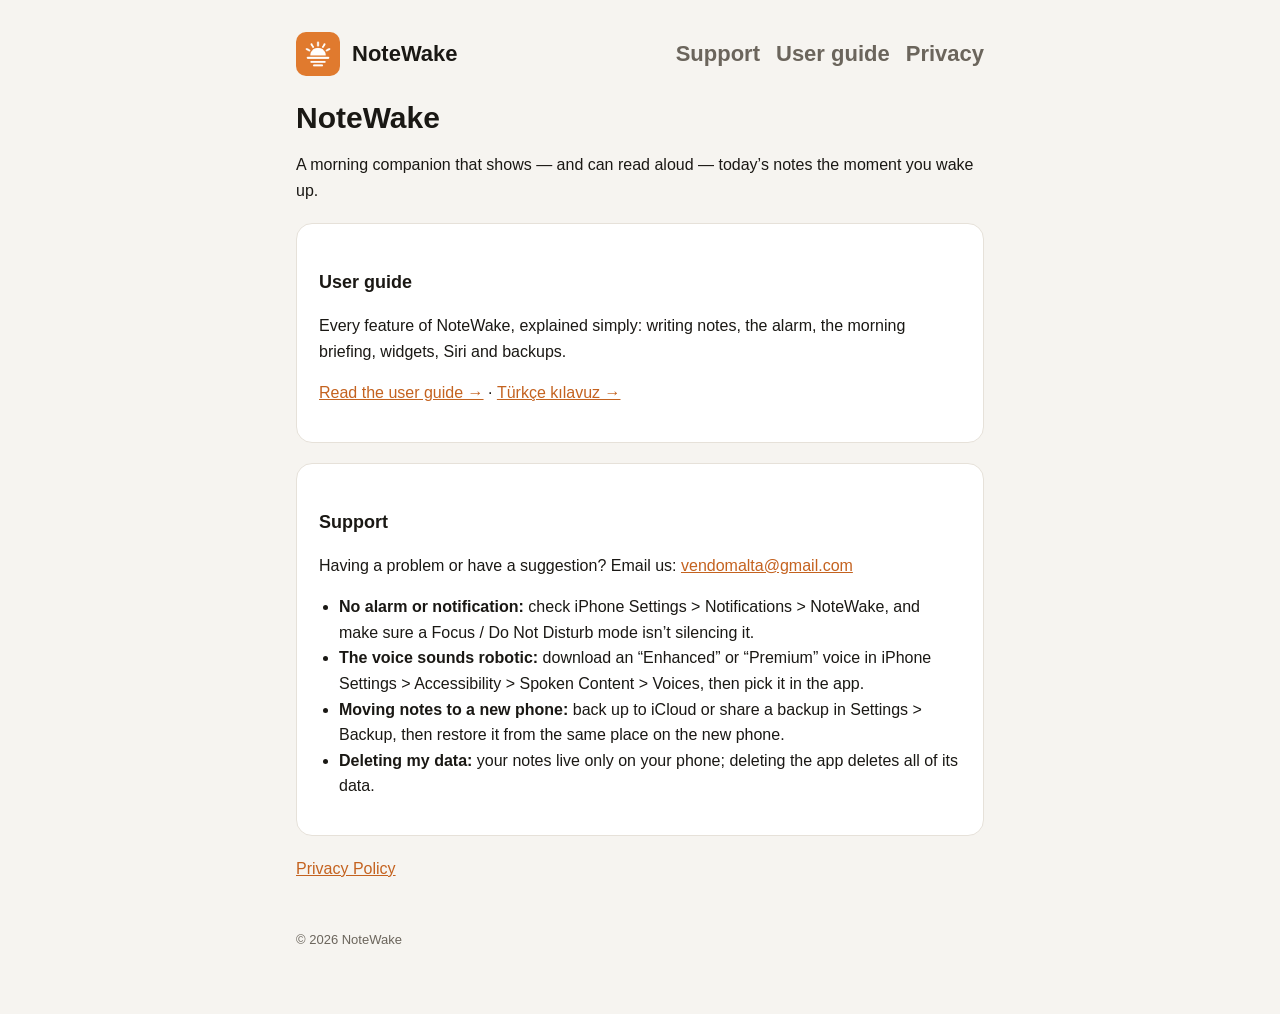
<file: index.html>
<!doctype html>
<html lang="en">
<head>
<meta charset="utf-8">
<meta name="viewport" content="width=device-width, initial-scale=1">
<title>NoteWake – Support</title>
<link rel="icon" href="favicon.png">
<link rel="stylesheet" href="style.css">
</head>
<body>
<div class="wrap">
  <header>
    <img src="logo.png" alt="">
    <a href="./">NoteWake</a>
    <nav><a href="./">Support</a><a href="guide-en.html">User guide</a><a href="privacy.html">Privacy</a></nav>
  </header>

  <h1>NoteWake</h1>
  <p>A morning companion that shows — and can read aloud — today’s notes the moment you wake up.</p>

  <div class="card">
    <h2>User guide</h2>
    <p>Every feature of NoteWake, explained simply: writing notes, the alarm, the morning briefing, widgets, Siri and backups.</p>
    <p><a href="guide-en.html">Read the user guide →</a> · <a href="guide.html" lang="tr">Türkçe kılavuz →</a></p>
  </div>

  <div class="card" lang="en">
    <h2>Support</h2>
    <p>Having a problem or have a suggestion? Email us: <a href="mailto:vendomalta@gmail.com">vendomalta@gmail.com</a></p>
    <ul>
      <li><strong>No alarm or notification:</strong> check iPhone Settings &gt; Notifications &gt; NoteWake, and make sure a Focus / Do Not Disturb mode isn’t silencing it.</li>
      <li><strong>The voice sounds robotic:</strong> download an “Enhanced” or “Premium” voice in iPhone Settings &gt; Accessibility &gt; Spoken Content &gt; Voices, then pick it in the app.</li>
      <li><strong>Moving notes to a new phone:</strong> back up to iCloud or share a backup in Settings &gt; Backup, then restore it from the same place on the new phone.</li>
      <li><strong>Deleting my data:</strong> your notes live only on your phone; deleting the app deletes all of its data.</li>
    </ul>
  </div>

  <p><a href="privacy.html">Privacy Policy</a></p>

  <footer>© 2026 NoteWake</footer>
</div>
</body>
</html>
</file>
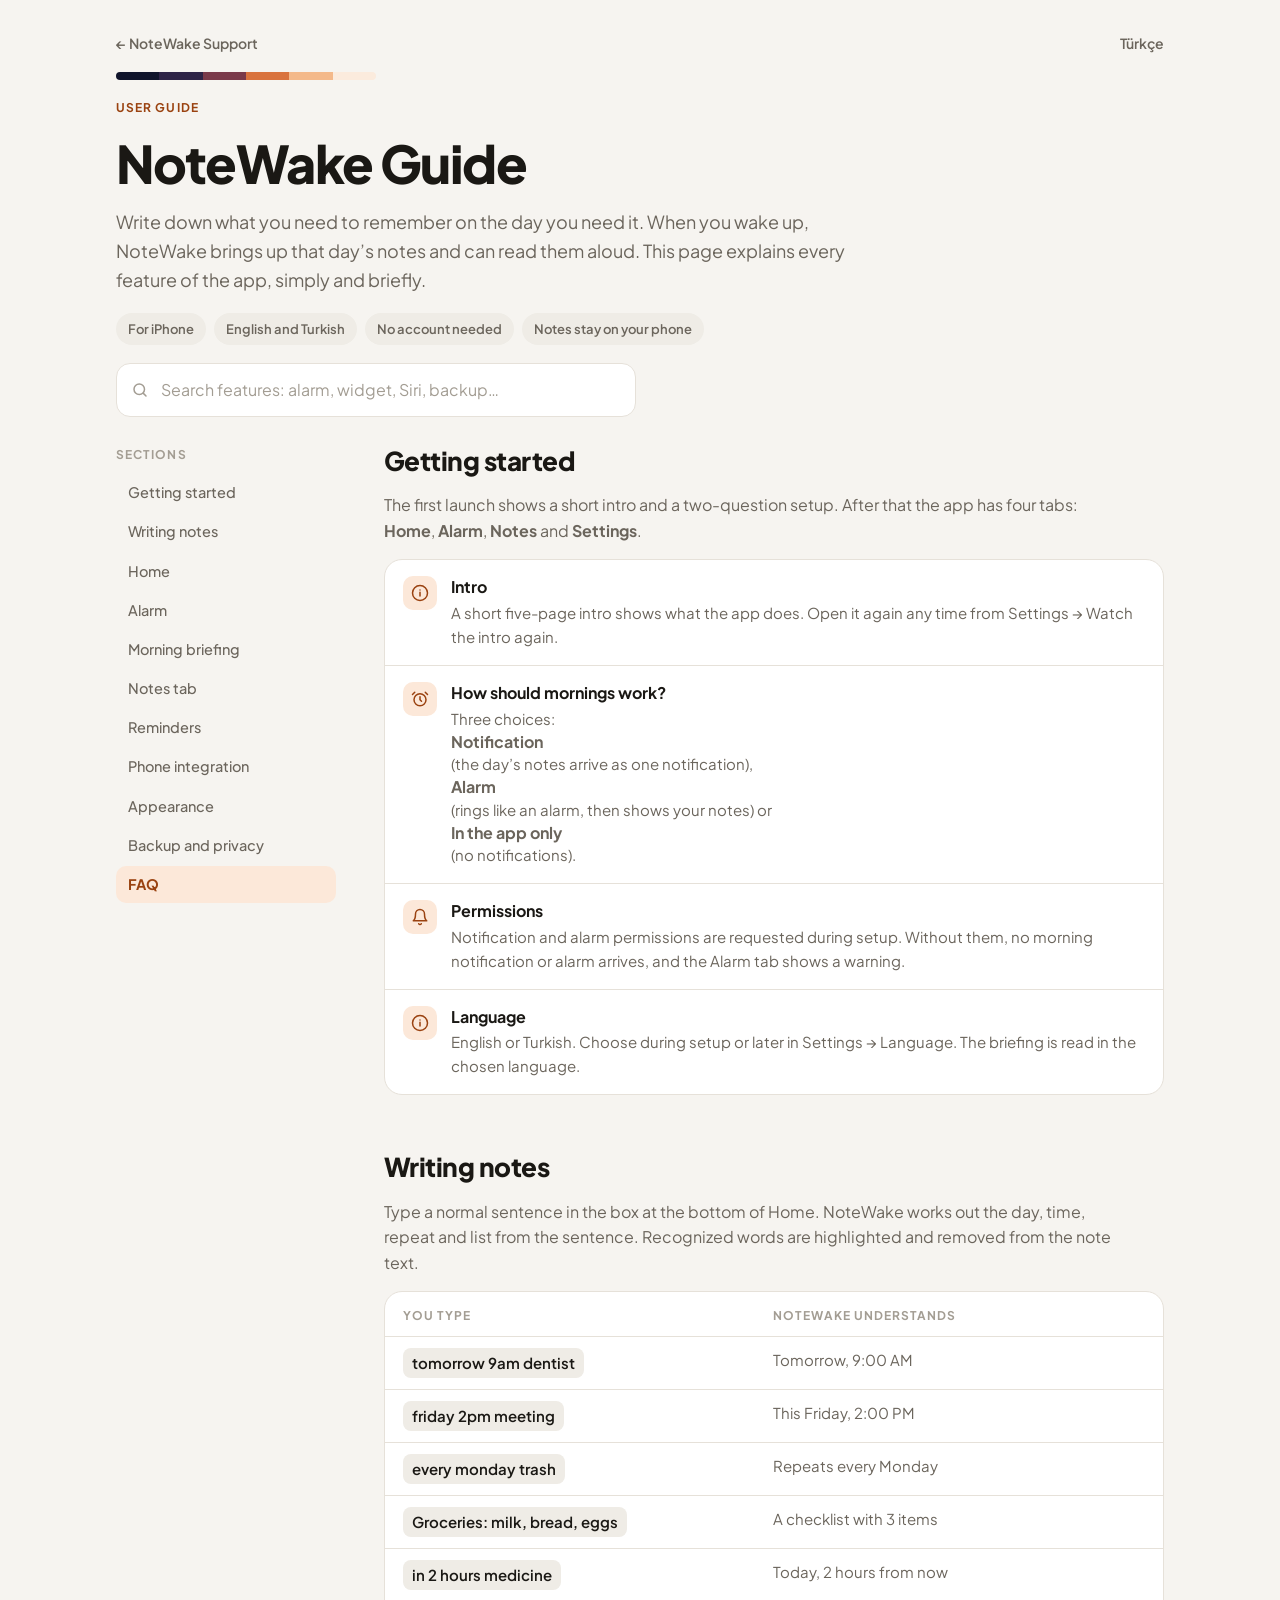
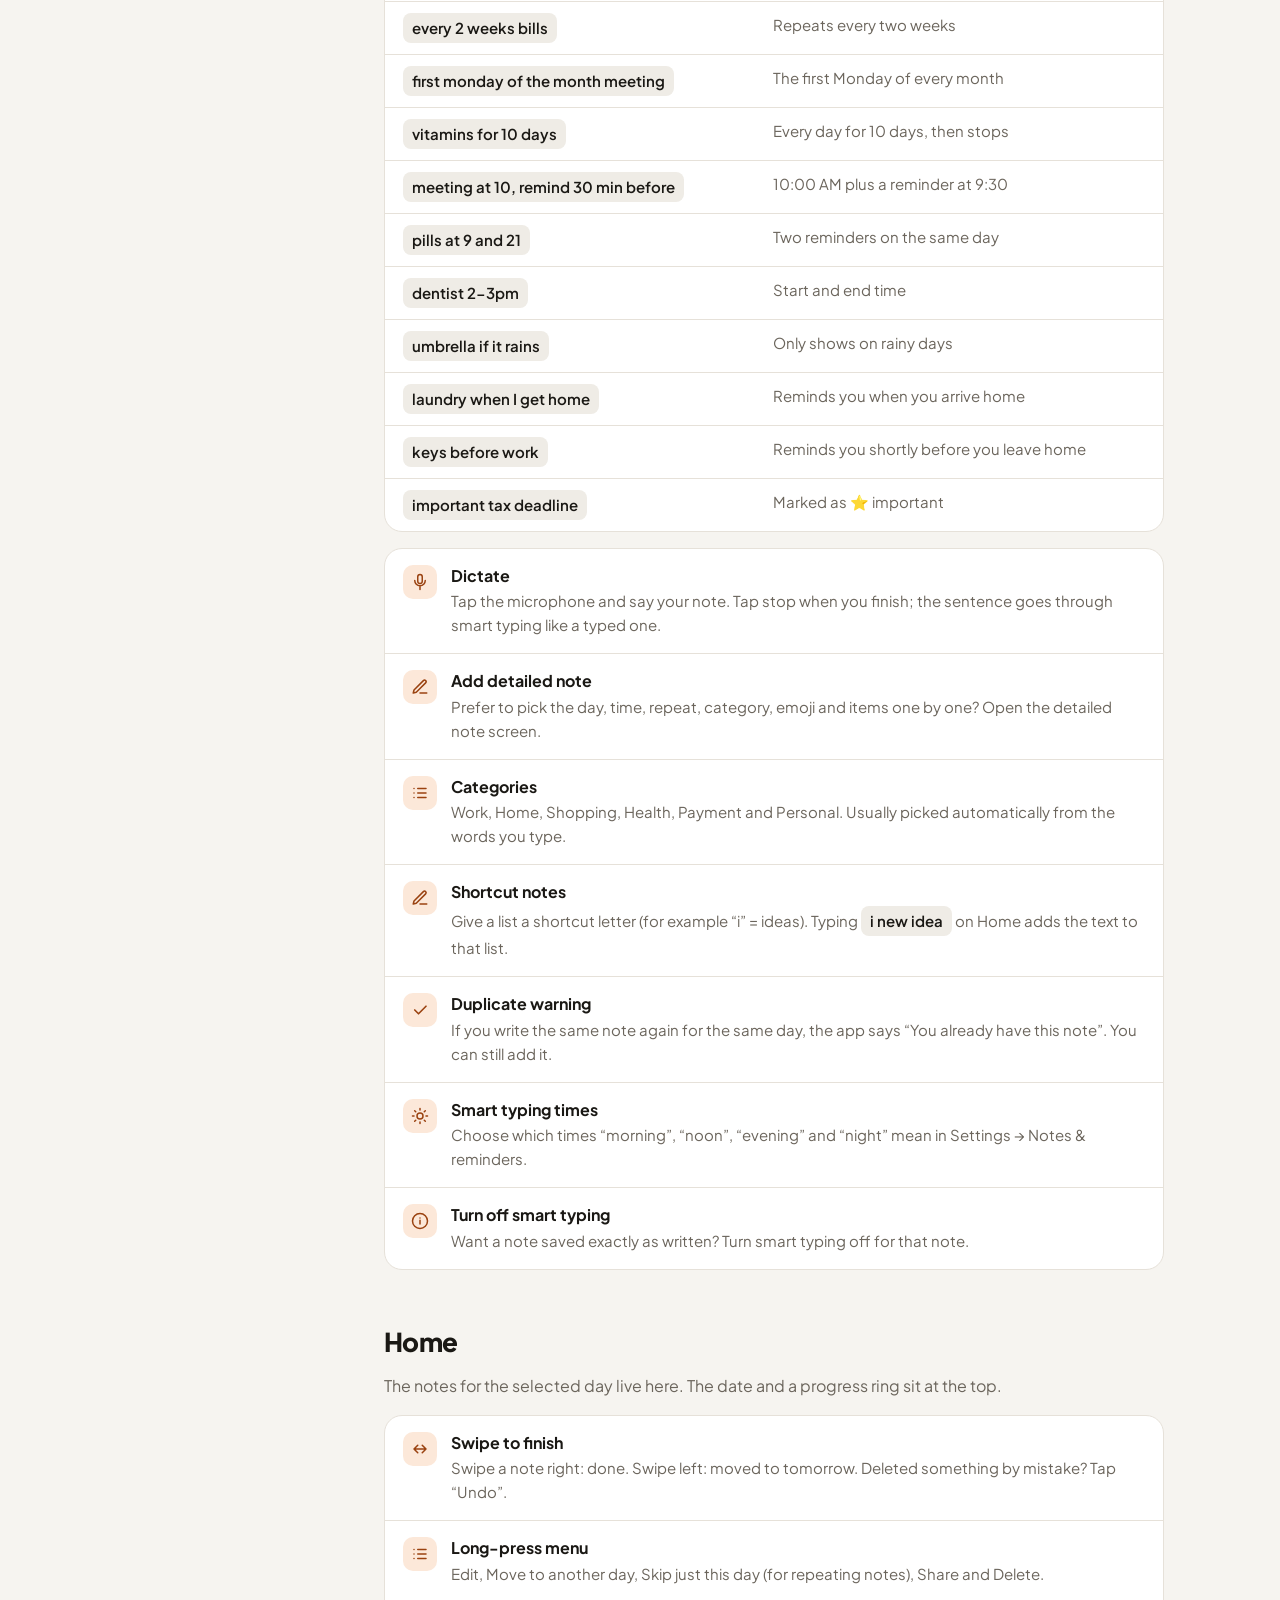
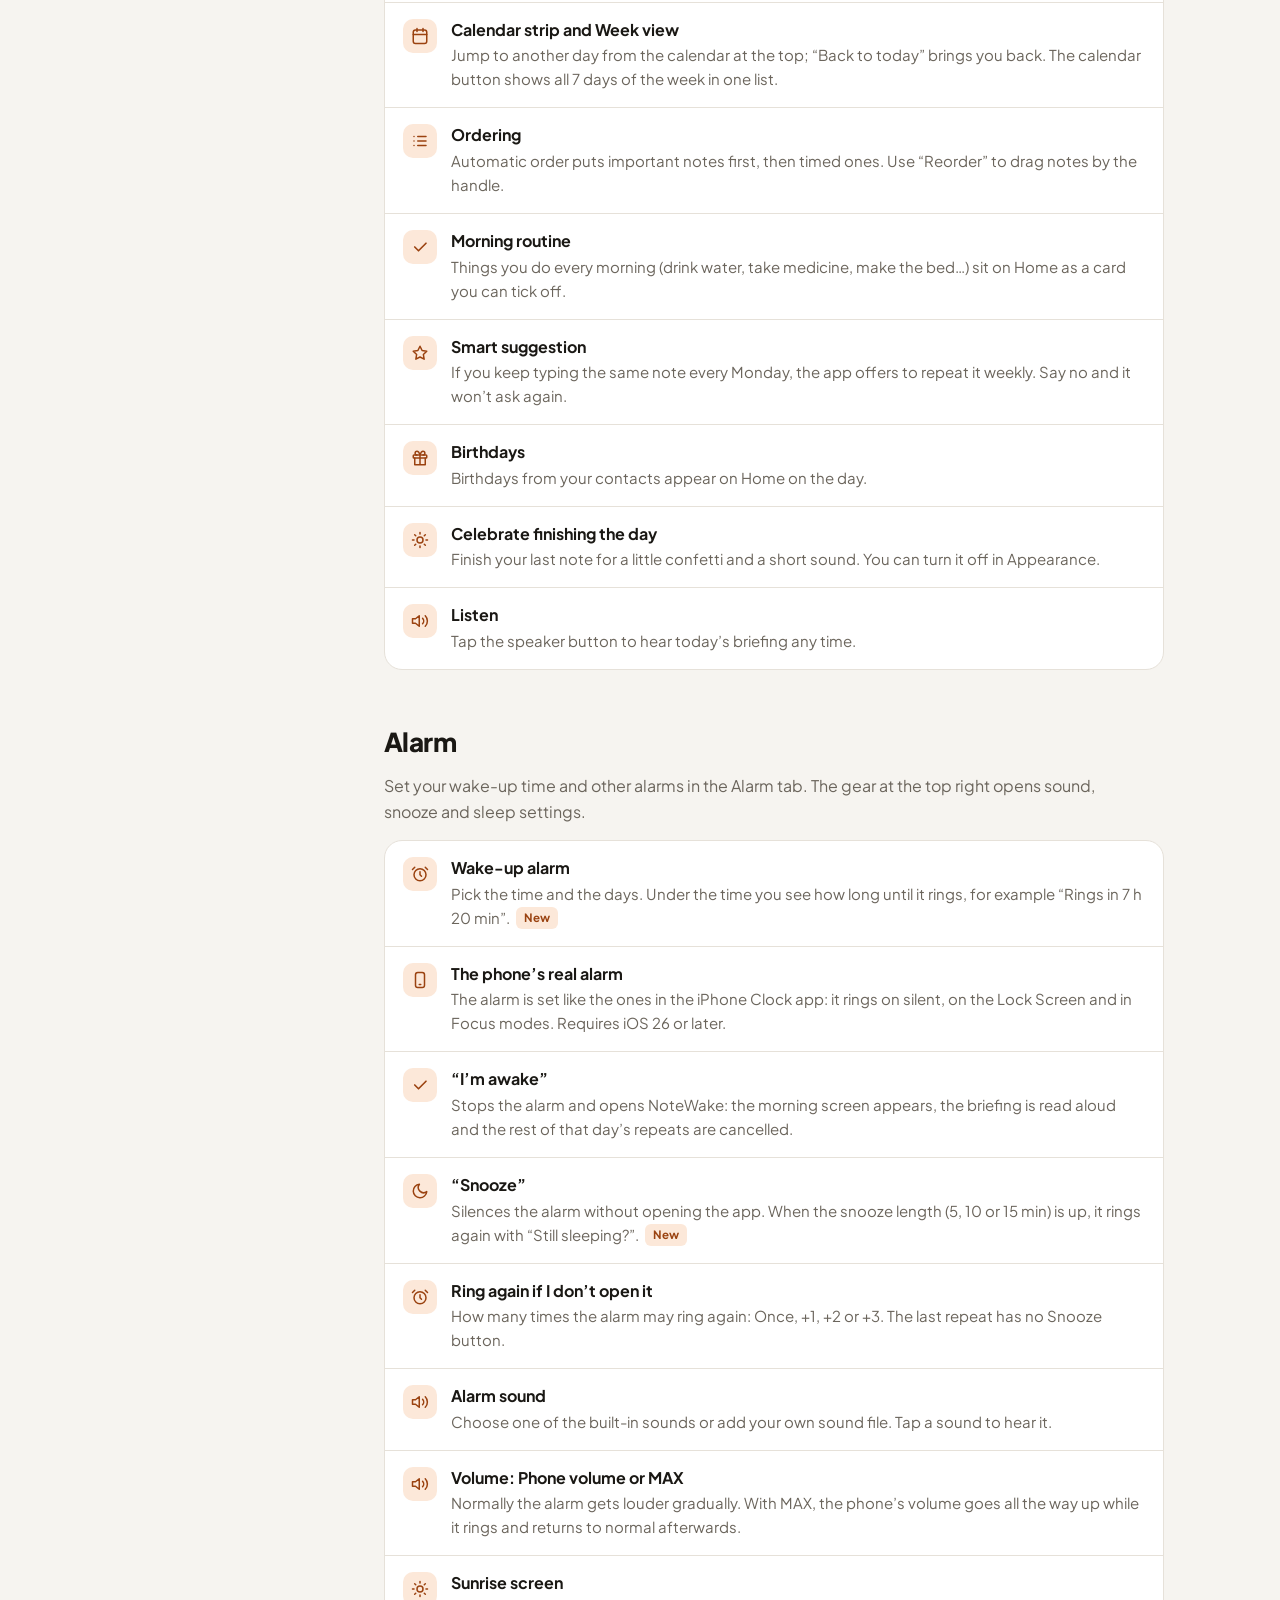
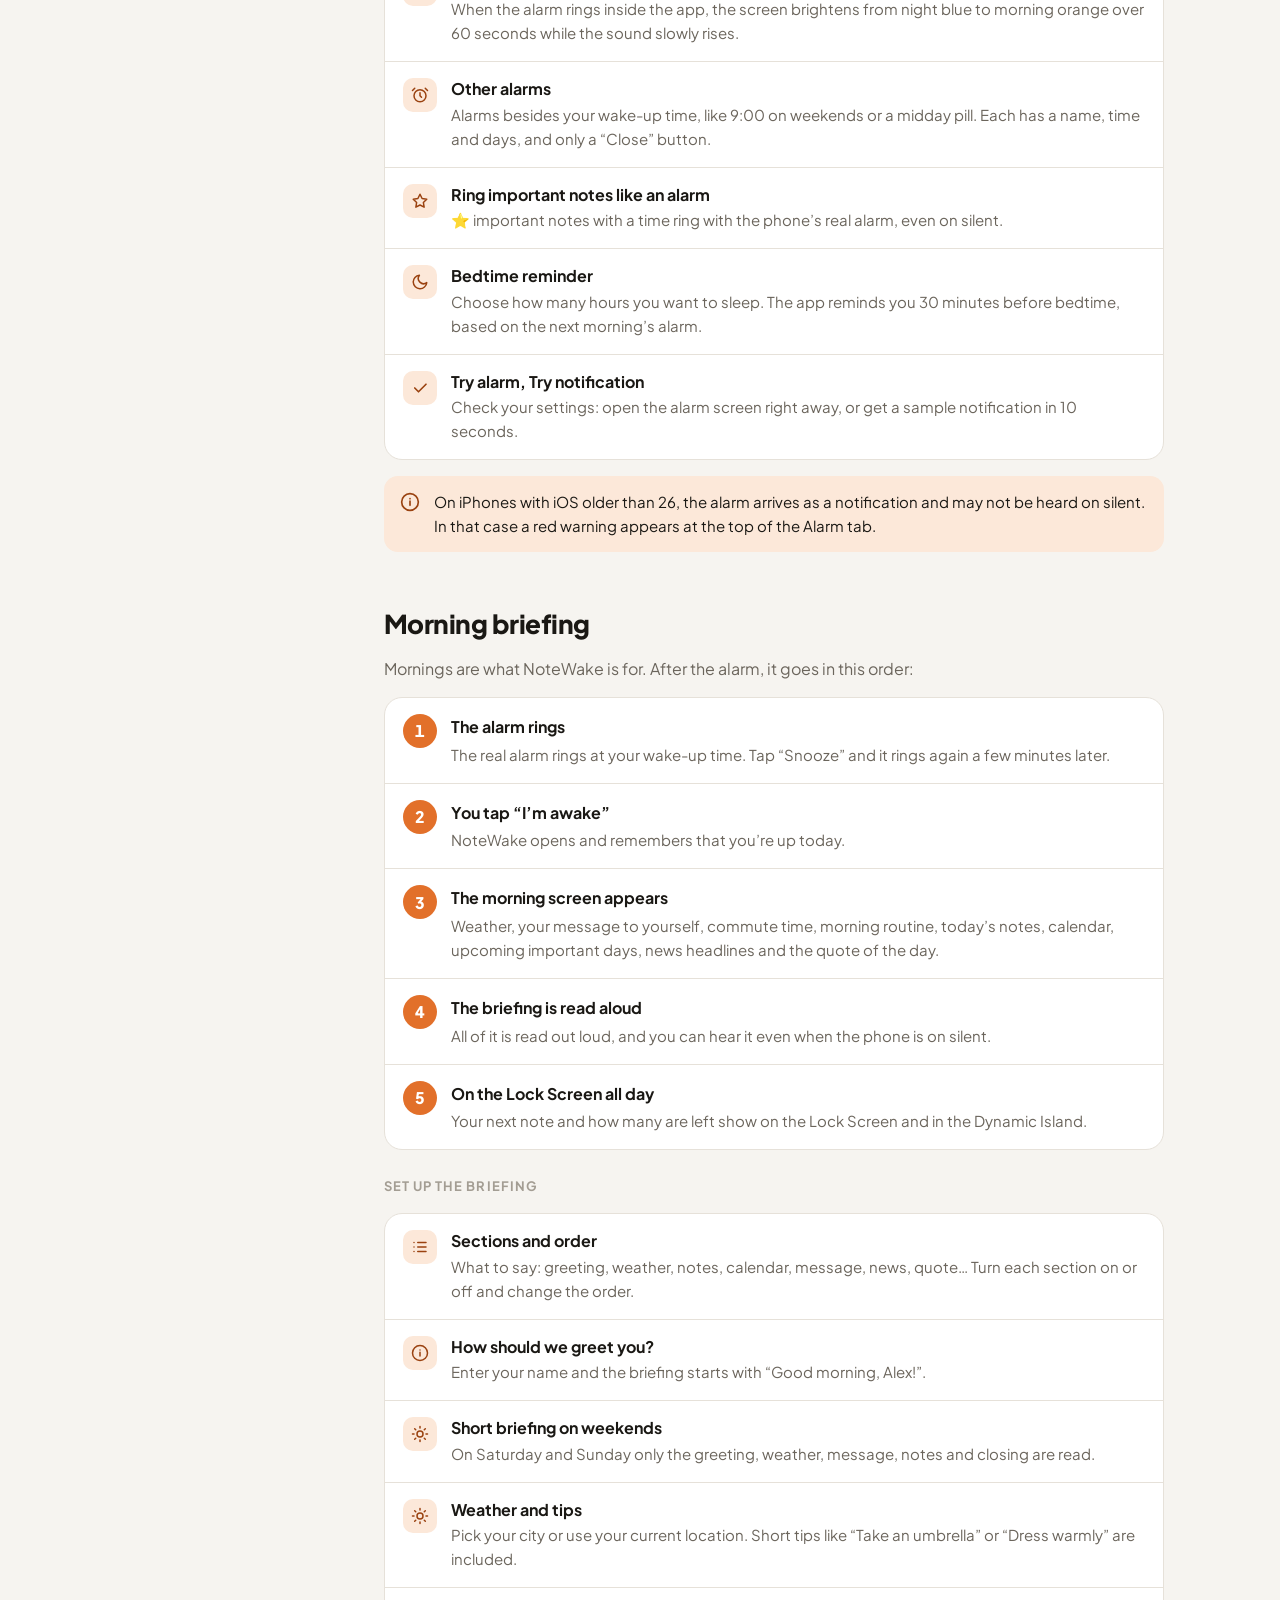
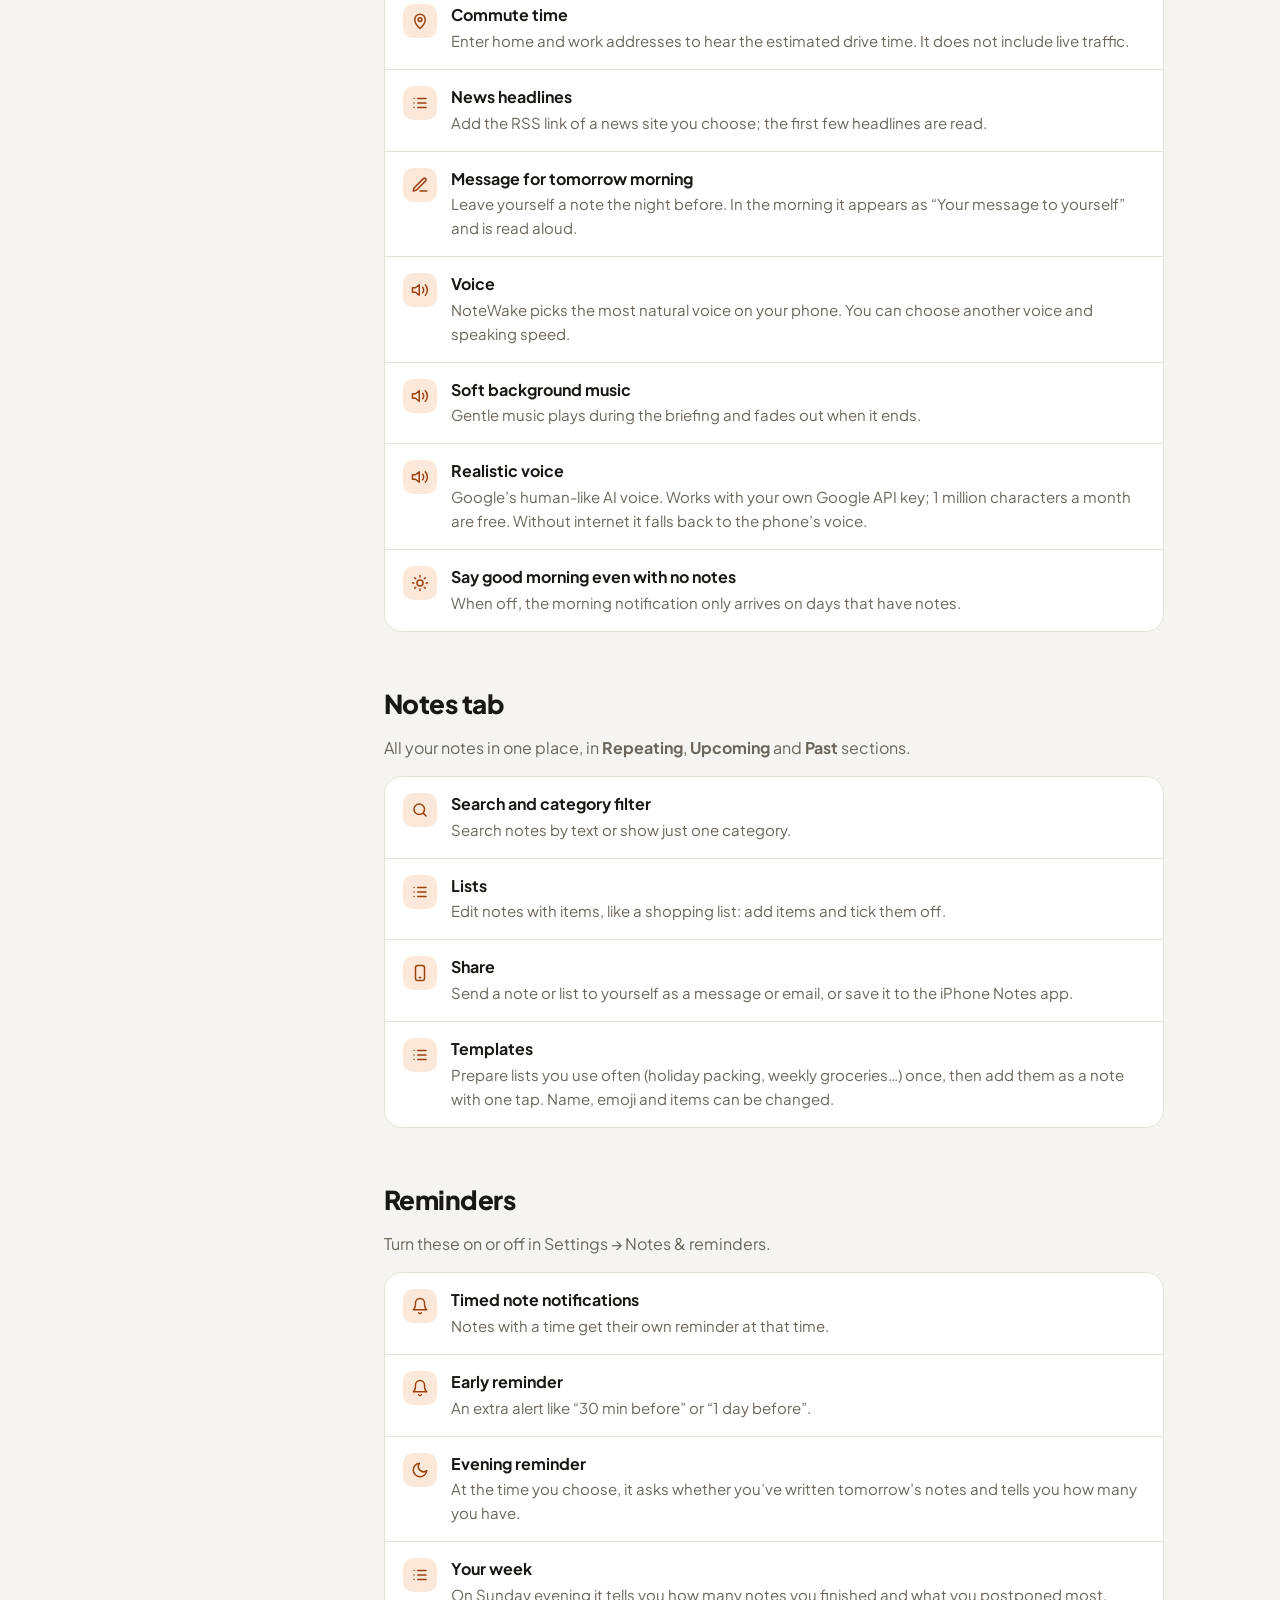
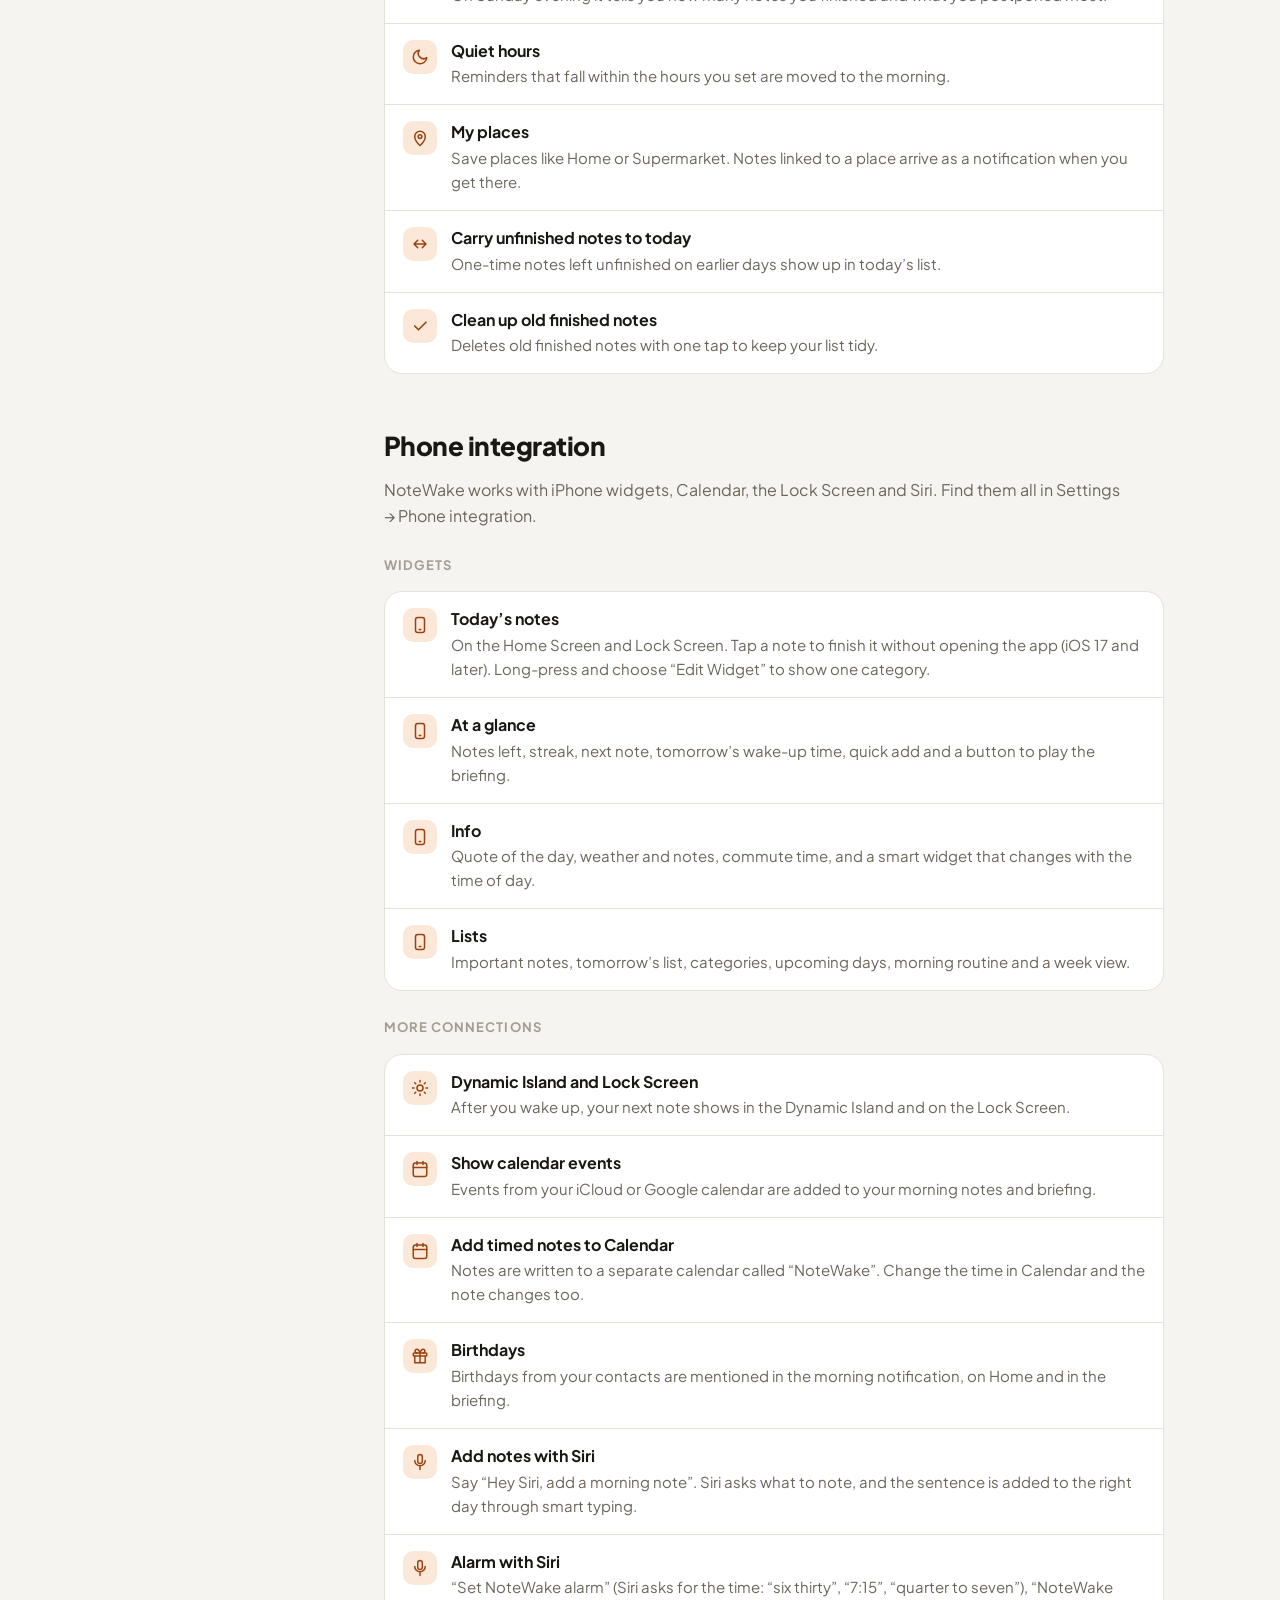
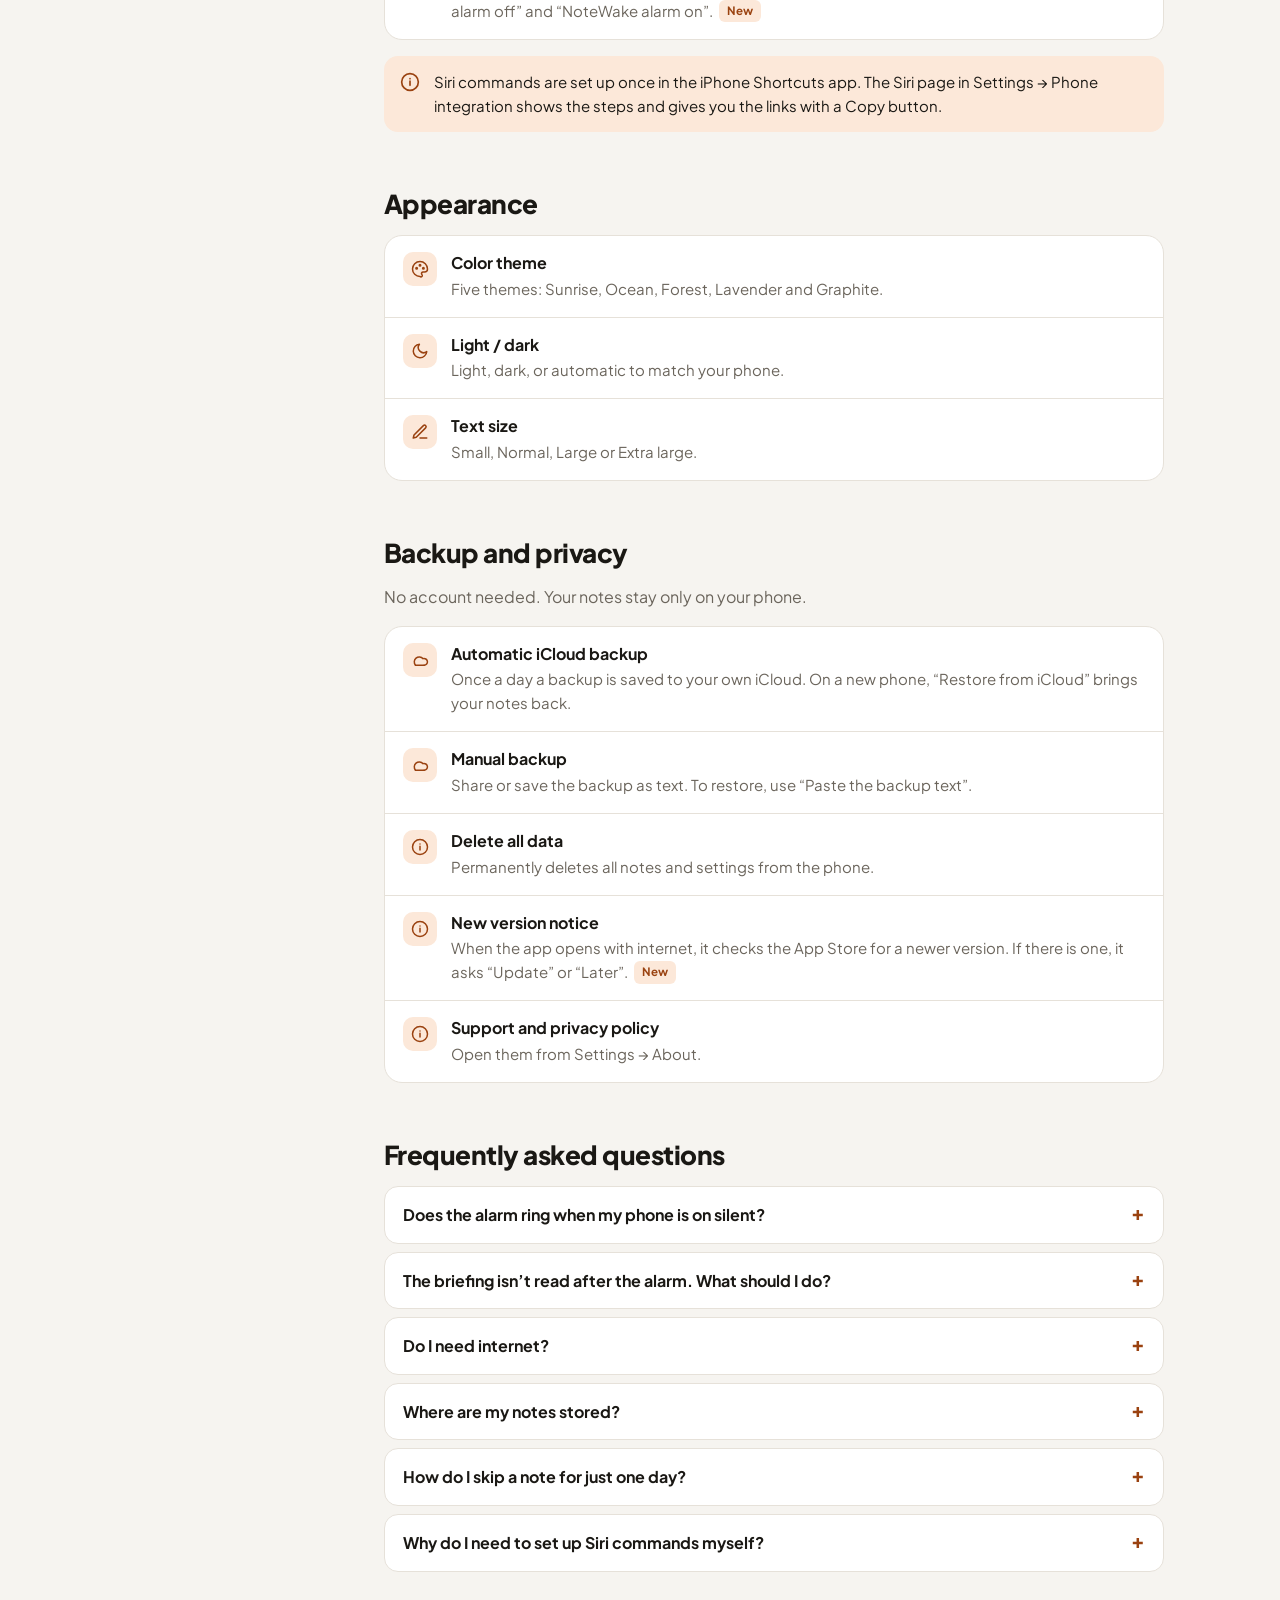
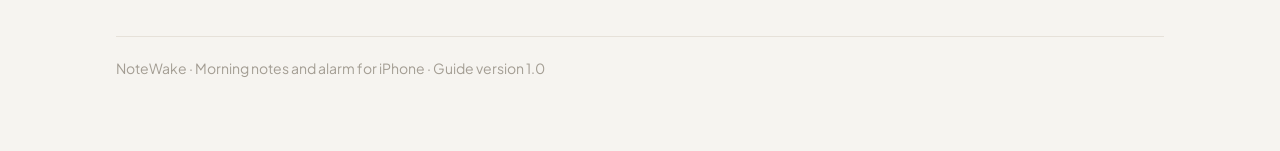
<file: guide-en.html>
<!doctype html>
<html lang="en">
<head>
<meta charset="utf-8">
<meta name="viewport" content="width=device-width, initial-scale=1, viewport-fit=cover">
<meta name="description" content="A simple guide to every feature of the NoteWake iPhone app.">
<link rel="icon" href="favicon.png">
<title>NoteWake – User Guide</title>
<link rel="preconnect" href="https://fonts.googleapis.com">
<link rel="preconnect" href="https://fonts.gstatic.com" crossorigin>
<link rel="stylesheet" href="https://fonts.googleapis.com/css2?family=Plus+Jakarta+Sans:wght@400;500;600;700;800&display=swap">
<style>
  /* Düzen: solda sabit içindekiler (masaüstü), sağda tek sütun kılavuz; telefonda üstte kaydırılan bölüm çipleri.
     Renkler ve yazı tipi uygulamanın kendisinden: sıcak gri zemin, beyaz düz kartlar, gün doğumu turuncusu. */
  :root {
    --bg: #F6F4F0;
    --card: #FFFFFF;
    --card-alt: #EFECE6;
    --border: #E6E1D9;
    --fg: #1A1814;
    --muted: #6B655C;
    --faint: #A39D93;
    --accent: #E2702A;
    --accent-soft: #FCE8D9;
    --accent-ink: #9A4210;
    --warn: #B4471E;
    --font: "Plus Jakarta Sans", ui-sans-serif, -apple-system, "Segoe UI", Roboto, sans-serif;
    --sky-1: #10142B; --sky-2: #2E2346; --sky-3: #7A3A4A; --sky-4: #D9733E; --sky-5: #F4B98A; --sky-6: #FBEBDD;
  }
  @media (prefers-color-scheme: dark) {
    :root:not([data-theme="light"]) {
      --bg: #0F0E0D; --card: #1A1917; --card-alt: #25231F; --border: #2F2C28;
      --fg: #F3F0EB; --muted: #A7A097; --faint: #6C665E;
      --accent: #F28A45; --accent-soft: #3A2516; --accent-ink: #F7B07E; --warn: #F08A5D;
      color-scheme: dark;
    }
  }
  :root[data-theme="dark"] {
    --bg: #0F0E0D; --card: #1A1917; --card-alt: #25231F; --border: #2F2C28;
    --fg: #F3F0EB; --muted: #A7A097; --faint: #6C665E;
    --accent: #F28A45; --accent-soft: #3A2516; --accent-ink: #F7B07E; --warn: #F08A5D;
    color-scheme: dark;
  }

  * { box-sizing: border-box; }
  body {
    background: var(--bg); color: var(--fg); font-family: var(--font);
    font-size: 16px; line-height: 1.6; -webkit-font-smoothing: antialiased;
  }
  a { color: var(--accent-ink); }
  :focus-visible { outline: 2px solid var(--accent); outline-offset: 2px; border-radius: 6px; }

  .wrap {
    max-width: 1080px; margin: 0 auto;
    padding-left: max(16px, env(safe-area-inset-left, 0px));
    padding-right: max(16px, env(safe-area-inset-right, 0px));
    padding-block: 32px 72px;
  }

  /* Üst kısım */
  header.top { display: grid; gap: 18px; padding-bottom: 28px; }
  .sky { display: flex; height: 8px; border-radius: 4px; overflow: hidden; max-width: 260px; }
  .sky span { flex: 1; }
  .eyebrow { font-size: 12px; font-weight: 700; letter-spacing: .09em; text-transform: uppercase; color: var(--accent-ink); }
  h1 { font-size: clamp(34px, 6vw, 52px); line-height: 1.05; font-weight: 800; letter-spacing: -0.03em; margin: 0; text-wrap: balance; }
  .lead { font-size: 18px; color: var(--muted); max-width: 60ch; margin: 0; }
  .facts { display: flex; flex-wrap: wrap; gap: 8px; }
  .fact { font-size: 13px; font-weight: 600; padding: 6px 12px; border-radius: 999px; background: var(--card-alt); color: var(--muted); }

  .search { position: relative; max-width: 520px; }
  .search input {
    width: 100%; font: inherit; font-size: 16px; color: var(--fg);
    background: var(--card); border: 1px solid var(--border); border-radius: 14px;
    padding: 13px 16px 13px 44px;
  }
  .search input::placeholder { color: var(--faint); }
  .search svg { position: absolute; left: 15px; top: 50%; transform: translateY(-50%); width: 18px; height: 18px; color: var(--faint); }
  .no-result { color: var(--muted); padding: 24px 0; }

  /* Gövde düzeni */
  .layout { display: grid; grid-template-columns: 220px minmax(0, 1fr); gap: 48px; align-items: start; }
  nav.toc { position: sticky; top: calc(env(safe-area-inset-top, 0px) + 20px); display: grid; gap: 2px; }
  nav.toc .toc-title { font-size: 12px; font-weight: 700; letter-spacing: .09em; text-transform: uppercase; color: var(--faint); margin-bottom: 8px; }
  nav.toc a {
    text-decoration: none; color: var(--muted); font-size: 14.5px; font-weight: 500;
    padding: 7px 12px; border-radius: 10px;
  }
  nav.toc a:hover { background: var(--card-alt); color: var(--fg); }
  nav.toc a.on { background: var(--accent-soft); color: var(--accent-ink); font-weight: 700; }

  main { display: grid; gap: 56px; min-width: 0; }
  section { display: grid; gap: 16px; scroll-margin-top: calc(env(safe-area-inset-top, 0px) + 72px); min-width: 0; }
  section > h2 { font-size: 26px; line-height: 1.2; font-weight: 800; letter-spacing: -0.02em; margin: 0; text-wrap: balance; }
  .intro { color: var(--muted); margin: 0; max-width: 62ch; }
  h3 { font-size: 13px; font-weight: 700; letter-spacing: .08em; text-transform: uppercase; color: var(--faint); margin: 10px 0 0; }

  /* Özellik listesi: beyaz düz kart içinde satırlar */
  .list { background: var(--card); border: 1px solid var(--border); border-radius: 18px; overflow: hidden; }
  .item { display: grid; grid-template-columns: 34px minmax(0, 1fr); gap: 14px; padding: 16px 18px; border-top: 1px solid var(--border); }
  .item:first-child { border-top: 0; }
  .ico {
    width: 34px; height: 34px; border-radius: 10px; background: var(--accent-soft); color: var(--accent-ink);
    display: grid; place-items: center;
  }
  .ico svg { width: 18px; height: 18px; }
  .item b { display: block; font-weight: 700; font-size: 16px; line-height: 1.35; }
  .item p { margin: 3px 0 0; color: var(--muted); font-size: 15px; }
  .tag { display: inline-block; font-size: 11.5px; font-weight: 700; padding: 2px 8px; border-radius: 6px; background: var(--card-alt); color: var(--muted); margin-left: 6px; vertical-align: 2px; }
  .tag.new { background: var(--accent-soft); color: var(--accent-ink); }

  /* Akıllı yazma örnekleri */
  .examples { background: var(--card); border: 1px solid var(--border); border-radius: 18px; overflow-x: auto; }
  table { width: 100%; border-collapse: collapse; font-size: 15px; }
  th { text-align: left; font-size: 12px; font-weight: 700; letter-spacing: .08em; text-transform: uppercase; color: var(--faint); padding: 14px 18px 10px; }
  td { padding: 11px 18px; border-top: 1px solid var(--border); vertical-align: top; }
  td:last-child { color: var(--muted); }
  .typed {
    display: inline-block; font-weight: 600; color: var(--fg);
    background: var(--card-alt); border-radius: 8px; padding: 3px 9px; white-space: nowrap;
  }

  /* Bir sabah: gerçek sıra olduğu için numaralı */
  .steps { display: grid; gap: 0; counter-reset: s; background: var(--card); border: 1px solid var(--border); border-radius: 18px; overflow: hidden; }
  .step { display: grid; grid-template-columns: 34px minmax(0, 1fr); gap: 14px; padding: 16px 18px; border-top: 1px solid var(--border); counter-increment: s; }
  .step:first-child { border-top: 0; }
  .step::before {
    content: counter(s); width: 34px; height: 34px; border-radius: 50%;
    background: var(--accent); color: #fff; font-weight: 800; display: grid; place-items: center; font-variant-numeric: tabular-nums;
  }
  .step b { display: block; font-weight: 700; }
  .step p { margin: 3px 0 0; color: var(--muted); font-size: 15px; }

  /* Uyarı / not kutusu */
  .note { display: grid; grid-template-columns: 22px minmax(0, 1fr); gap: 12px; padding: 14px 16px; border-radius: 14px; background: var(--accent-soft); font-size: 15px; }
  .note svg { width: 20px; height: 20px; color: var(--accent-ink); margin-top: 2px; }
  .note p { margin: 0; }

  /* Sık sorulanlar */
  details { background: var(--card); border: 1px solid var(--border); border-radius: 14px; padding: 0 18px; }
  details + details { margin-top: 8px; }
  summary { cursor: pointer; font-weight: 700; padding: 15px 0; list-style: none; display: flex; justify-content: space-between; gap: 12px; }
  summary::-webkit-details-marker { display: none; }
  summary::after { content: "+"; color: var(--accent-ink); font-weight: 800; font-size: 20px; line-height: 1; }
  details[open] summary::after { content: "−"; }
  details p { margin: 0 0 16px; color: var(--muted); }

  footer { margin-top: 64px; padding-top: 20px; border-top: 1px solid var(--border); color: var(--faint); font-size: 14px; }

  @media (max-width: 860px) {
    .layout { grid-template-columns: minmax(0, 1fr); gap: 24px; }
    nav.toc {
      position: sticky; top: env(safe-area-inset-top, 0px); z-index: 5;
      display: flex; overflow-x: auto; gap: 6px; padding: 10px 0; background: var(--bg);
      scrollbar-width: none;
    }
    nav.toc::-webkit-scrollbar { display: none; }
    nav.toc .toc-title { display: none; }
    nav.toc a { white-space: nowrap; background: var(--card); border: 1px solid var(--border); font-size: 14px; }
    body::before { content: ""; position: fixed; inset: 0 0 auto; height: env(safe-area-inset-top, 0px); z-index: 10; background: var(--bg); }
    .item, .step { padding: 14px; }
    td, th { padding-left: 14px; padding-right: 14px; }
  }
  @media (prefers-reduced-motion: no-preference) { html { scroll-behavior: smooth; } }
</style>
<style>
  .back { font-size: 14px; font-weight: 600; text-decoration: none; color: var(--muted); }
  .back:hover { color: var(--accent-ink); }
  :root { padding-top: env(safe-area-inset-top, 0px); padding-bottom: env(safe-area-inset-bottom, 0px); }
  body { margin: 0; }
  .toplinks { display: flex; justify-content: space-between; gap: 12px; flex-wrap: wrap; }
</style>
</head>
<body>
<svg width="0" height="0" style="position:absolute" aria-hidden="true">
  <defs>
    <symbol id="i-pen" viewBox="0 0 24 24" fill="none" stroke="currentColor" stroke-width="2" stroke-linecap="round" stroke-linejoin="round"><path d="M12 20h9"/><path d="M16.5 3.5a2.1 2.1 0 0 1 3 3L7 19l-4 1 1-4Z"/></symbol>
    <symbol id="i-alarm" viewBox="0 0 24 24" fill="none" stroke="currentColor" stroke-width="2" stroke-linecap="round" stroke-linejoin="round"><circle cx="12" cy="13" r="8"/><path d="M12 9v4l2 2M5 3 2 6M22 6l-3-3"/></symbol>
    <symbol id="i-sun" viewBox="0 0 24 24" fill="none" stroke="currentColor" stroke-width="2" stroke-linecap="round"><circle cx="12" cy="12" r="4"/><path d="M12 2v2M12 20v2M4.9 4.9l1.4 1.4M17.7 17.7l1.4 1.4M2 12h2M20 12h2M4.9 19.1l1.4-1.4M17.7 6.3l1.4-1.4"/></symbol>
    <symbol id="i-sound" viewBox="0 0 24 24" fill="none" stroke="currentColor" stroke-width="2" stroke-linecap="round" stroke-linejoin="round"><path d="M11 5 6 9H2v6h4l5 4Z"/><path d="M15.5 8.5a5 5 0 0 1 0 7M19 5a10 10 0 0 1 0 14"/></symbol>
    <symbol id="i-check" viewBox="0 0 24 24" fill="none" stroke="currentColor" stroke-width="2.2" stroke-linecap="round" stroke-linejoin="round"><path d="m5 12 5 5L20 7"/></symbol>
    <symbol id="i-list" viewBox="0 0 24 24" fill="none" stroke="currentColor" stroke-width="2" stroke-linecap="round"><path d="M9 6h11M9 12h11M9 18h11M4 6h.01M4 12h.01M4 18h.01"/></symbol>
    <symbol id="i-bell" viewBox="0 0 24 24" fill="none" stroke="currentColor" stroke-width="2" stroke-linecap="round" stroke-linejoin="round"><path d="M6 8a6 6 0 0 1 12 0c0 7 3 9 3 9H3s3-2 3-9"/><path d="M10.3 21a1.9 1.9 0 0 0 3.4 0"/></symbol>
    <symbol id="i-cal" viewBox="0 0 24 24" fill="none" stroke="currentColor" stroke-width="2" stroke-linecap="round"><rect x="3" y="4" width="18" height="18" rx="3"/><path d="M16 2v4M8 2v4M3 10h18"/></symbol>
    <symbol id="i-pin" viewBox="0 0 24 24" fill="none" stroke="currentColor" stroke-width="2" stroke-linecap="round" stroke-linejoin="round"><path d="M12 22s7-6.2 7-12a7 7 0 0 0-14 0c0 5.8 7 12 7 12Z"/><circle cx="12" cy="10" r="2.5"/></symbol>
    <symbol id="i-phone" viewBox="0 0 24 24" fill="none" stroke="currentColor" stroke-width="2" stroke-linecap="round"><rect x="6" y="2" width="12" height="20" rx="3"/><path d="M11 18h2"/></symbol>
    <symbol id="i-mic" viewBox="0 0 24 24" fill="none" stroke="currentColor" stroke-width="2" stroke-linecap="round"><rect x="9" y="2" width="6" height="12" rx="3"/><path d="M5 10a7 7 0 0 0 14 0M12 17v5"/></symbol>
    <symbol id="i-moon" viewBox="0 0 24 24" fill="none" stroke="currentColor" stroke-width="2" stroke-linecap="round" stroke-linejoin="round"><path d="M21 12.8A9 9 0 1 1 11.2 3a7 7 0 0 0 9.8 9.8Z"/></symbol>
    <symbol id="i-cloud" viewBox="0 0 24 24" fill="none" stroke="currentColor" stroke-width="2" stroke-linecap="round" stroke-linejoin="round"><path d="M17.5 19a4.5 4.5 0 1 0-1.4-8.8A6 6 0 1 0 6 18.9"/><path d="M6 19h11.5"/></symbol>
    <symbol id="i-palette" viewBox="0 0 24 24" fill="none" stroke="currentColor" stroke-width="2" stroke-linecap="round"><path d="M12 22a10 10 0 1 1 10-10c0 2.8-2.2 4-4 4h-2a2 2 0 0 0-1.5 3.3A1.6 1.6 0 0 1 12 22Z"/><circle cx="7.5" cy="11" r="1"/><circle cx="12" cy="7" r="1"/><circle cx="16.5" cy="11" r="1"/></symbol>
    <symbol id="i-swipe" viewBox="0 0 24 24" fill="none" stroke="currentColor" stroke-width="2" stroke-linecap="round" stroke-linejoin="round"><path d="M4 12h16M15 7l5 5-5 5M9 7l-5 5 5 5"/></symbol>
    <symbol id="i-star" viewBox="0 0 24 24" fill="none" stroke="currentColor" stroke-width="2" stroke-linejoin="round"><path d="m12 3 2.8 5.7 6.2.9-4.5 4.4 1 6.2L12 17.3 6.5 20.2l1-6.2L3 9.6l6.2-.9Z"/></symbol>
    <symbol id="i-info" viewBox="0 0 24 24" fill="none" stroke="currentColor" stroke-width="2" stroke-linecap="round"><circle cx="12" cy="12" r="10"/><path d="M12 16v-5M12 8h.01"/></symbol>
    <symbol id="i-search" viewBox="0 0 24 24" fill="none" stroke="currentColor" stroke-width="2" stroke-linecap="round"><circle cx="11" cy="11" r="7"/><path d="m20 20-3.5-3.5"/></symbol>
    <symbol id="i-gift" viewBox="0 0 24 24" fill="none" stroke="currentColor" stroke-width="2" stroke-linecap="round" stroke-linejoin="round"><rect x="3" y="8" width="18" height="4" rx="1"/><path d="M12 8v13M19 12v9H5v-9M12 8S10.5 3 8 3a2.5 2.5 0 0 0 0 5M12 8s1.5-5 4-5a2.5 2.5 0 0 1 0 5"/></symbol>
  </defs>
</svg>

<div class="wrap">
  <header class="top">
    <div class="toplinks"><a class="back" href="./">← NoteWake Support</a><a class="back" href="guide.html" lang="tr">Türkçe</a></div>
    <div class="sky" aria-hidden="true">
      <span style="background:var(--sky-1)"></span><span style="background:var(--sky-2)"></span><span style="background:var(--sky-3)"></span>
      <span style="background:var(--sky-4)"></span><span style="background:var(--sky-5)"></span><span style="background:var(--sky-6)"></span>
    </div>
    <div class="eyebrow">User guide</div>
    <h1>NoteWake Guide</h1>
    <p class="lead">Write down what you need to remember on the day you need it. When you wake up, NoteWake brings up that day’s notes and can read them aloud. This page explains every feature of the app, simply and briefly.</p>
    <div class="facts">
      <span class="fact">For iPhone</span>
      <span class="fact">English and Turkish</span>
      <span class="fact">No account needed</span>
      <span class="fact">Notes stay on your phone</span>
    </div>
    <label class="search" for="q">
      <svg aria-hidden="true"><use href="#i-search"/></svg>
      <input id="q" type="search" placeholder="Search features: alarm, widget, Siri, backup…" autocomplete="off">
    </label>
  </header>

  <div class="layout">
    <nav class="toc" aria-label="Sections">
      <div class="toc-title">Sections</div>
      <a href="#getting-started">Getting started</a>
      <a href="#writing">Writing notes</a>
      <a href="#home">Home</a>
      <a href="#alarm">Alarm</a>
      <a href="#morning">Morning briefing</a>
      <a href="#notes">Notes tab</a>
      <a href="#reminders">Reminders</a>
      <a href="#phone">Phone integration</a>
      <a href="#appearance">Appearance</a>
      <a href="#backup">Backup and privacy</a>
      <a href="#faq">FAQ</a>
    </nav>

    <main id="guide">
      <section id="getting-started">
        <h2>Getting started</h2>
        <p class="intro">The first launch shows a short intro and a two-question setup. After that the app has four tabs: <b>Home</b>, <b>Alarm</b>, <b>Notes</b> and <b>Settings</b>.</p>
        <div class="list">
          <div class="item"><span class="ico"><svg><use href="#i-info"/></svg></span><div><b>Intro</b><p>A short five-page intro shows what the app does. Open it again any time from Settings → Watch the intro again.</p></div></div>
          <div class="item"><span class="ico"><svg><use href="#i-alarm"/></svg></span><div><b>How should mornings work?</b><p>Three choices: <b>Notification</b> (the day’s notes arrive as one notification), <b>Alarm</b> (rings like an alarm, then shows your notes) or <b>In the app only</b> (no notifications).</p></div></div>
          <div class="item"><span class="ico"><svg><use href="#i-bell"/></svg></span><div><b>Permissions</b><p>Notification and alarm permissions are requested during setup. Without them, no morning notification or alarm arrives, and the Alarm tab shows a warning.</p></div></div>
          <div class="item"><span class="ico"><svg><use href="#i-info"/></svg></span><div><b>Language</b><p>English or Turkish. Choose during setup or later in Settings → Language. The briefing is read in the chosen language.</p></div></div>
        </div>
      </section>

      <section id="writing">
        <h2>Writing notes</h2>
        <p class="intro">Type a normal sentence in the box at the bottom of Home. NoteWake works out the day, time, repeat and list from the sentence. Recognized words are highlighted and removed from the note text.</p>
        <div class="examples" data-search="smart typing example date time repeat list">
          <table>
            <thead><tr><th>You type</th><th>NoteWake understands</th></tr></thead>
            <tbody>
              <tr><td><span class="typed">tomorrow 9am dentist</span></td><td>Tomorrow, 9:00 AM</td></tr>
              <tr><td><span class="typed">friday 2pm meeting</span></td><td>This Friday, 2:00 PM</td></tr>
              <tr><td><span class="typed">every monday trash</span></td><td>Repeats every Monday</td></tr>
              <tr><td><span class="typed">Groceries: milk, bread, eggs</span></td><td>A checklist with 3 items</td></tr>
              <tr><td><span class="typed">in 2 hours medicine</span></td><td>Today, 2 hours from now</td></tr>
              <tr><td><span class="typed">every 2 weeks bills</span></td><td>Repeats every two weeks</td></tr>
              <tr><td><span class="typed">first monday of the month meeting</span></td><td>The first Monday of every month</td></tr>
              <tr><td><span class="typed">vitamins for 10 days</span></td><td>Every day for 10 days, then stops</td></tr>
              <tr><td><span class="typed">meeting at 10, remind 30 min before</span></td><td>10:00 AM plus a reminder at 9:30</td></tr>
              <tr><td><span class="typed">pills at 9 and 21</span></td><td>Two reminders on the same day</td></tr>
              <tr><td><span class="typed">dentist 2-3pm</span></td><td>Start and end time</td></tr>
              <tr><td><span class="typed">umbrella if it rains</span></td><td>Only shows on rainy days</td></tr>
              <tr><td><span class="typed">laundry when I get home</span></td><td>Reminds you when you arrive home</td></tr>
              <tr><td><span class="typed">keys before work</span></td><td>Reminds you shortly before you leave home</td></tr>
              <tr><td><span class="typed">important tax deadline</span></td><td>Marked as ⭐ important</td></tr>
            </tbody>
          </table>
        </div>
        <div class="list">
          <div class="item"><span class="ico"><svg><use href="#i-mic"/></svg></span><div><b>Dictate</b><p>Tap the microphone and say your note. Tap stop when you finish; the sentence goes through smart typing like a typed one.</p></div></div>
          <div class="item"><span class="ico"><svg><use href="#i-pen"/></svg></span><div><b>Add detailed note</b><p>Prefer to pick the day, time, repeat, category, emoji and items one by one? Open the detailed note screen.</p></div></div>
          <div class="item"><span class="ico"><svg><use href="#i-list"/></svg></span><div><b>Categories</b><p>Work, Home, Shopping, Health, Payment and Personal. Usually picked automatically from the words you type.</p></div></div>
          <div class="item"><span class="ico"><svg><use href="#i-pen"/></svg></span><div><b>Shortcut notes</b><p>Give a list a shortcut letter (for example “i” = ideas). Typing <span class="typed">i new idea</span> on Home adds the text to that list.</p></div></div>
          <div class="item"><span class="ico"><svg><use href="#i-check"/></svg></span><div><b>Duplicate warning</b><p>If you write the same note again for the same day, the app says “You already have this note”. You can still add it.</p></div></div>
          <div class="item"><span class="ico"><svg><use href="#i-sun"/></svg></span><div><b>Smart typing times</b><p>Choose which times “morning”, “noon”, “evening” and “night” mean in Settings → Notes &amp; reminders.</p></div></div>
          <div class="item"><span class="ico"><svg><use href="#i-info"/></svg></span><div><b>Turn off smart typing</b><p>Want a note saved exactly as written? Turn smart typing off for that note.</p></div></div>
        </div>
      </section>

      <section id="home">
        <h2>Home</h2>
        <p class="intro">The notes for the selected day live here. The date and a progress ring sit at the top.</p>
        <div class="list">
          <div class="item"><span class="ico"><svg><use href="#i-swipe"/></svg></span><div><b>Swipe to finish</b><p>Swipe a note right: done. Swipe left: moved to tomorrow. Deleted something by mistake? Tap “Undo”.</p></div></div>
          <div class="item"><span class="ico"><svg><use href="#i-list"/></svg></span><div><b>Long-press menu</b><p>Edit, Move to another day, Skip just this day (for repeating notes), Share and Delete.</p></div></div>
          <div class="item"><span class="ico"><svg><use href="#i-cal"/></svg></span><div><b>Calendar strip and Week view</b><p>Jump to another day from the calendar at the top; “Back to today” brings you back. The calendar button shows all 7 days of the week in one list.</p></div></div>
          <div class="item"><span class="ico"><svg><use href="#i-list"/></svg></span><div><b>Ordering</b><p>Automatic order puts important notes first, then timed ones. Use “Reorder” to drag notes by the handle.</p></div></div>
          <div class="item"><span class="ico"><svg><use href="#i-check"/></svg></span><div><b>Morning routine</b><p>Things you do every morning (drink water, take medicine, make the bed…) sit on Home as a card you can tick off.</p></div></div>
          <div class="item"><span class="ico"><svg><use href="#i-star"/></svg></span><div><b>Smart suggestion</b><p>If you keep typing the same note every Monday, the app offers to repeat it weekly. Say no and it won’t ask again.</p></div></div>
          <div class="item"><span class="ico"><svg><use href="#i-gift"/></svg></span><div><b>Birthdays</b><p>Birthdays from your contacts appear on Home on the day.</p></div></div>
          <div class="item"><span class="ico"><svg><use href="#i-sun"/></svg></span><div><b>Celebrate finishing the day</b><p>Finish your last note for a little confetti and a short sound. You can turn it off in Appearance.</p></div></div>
          <div class="item"><span class="ico"><svg><use href="#i-sound"/></svg></span><div><b>Listen</b><p>Tap the speaker button to hear today’s briefing any time.</p></div></div>
        </div>
      </section>

      <section id="alarm">
        <h2>Alarm</h2>
        <p class="intro">Set your wake-up time and other alarms in the Alarm tab. The gear at the top right opens sound, snooze and sleep settings.</p>
        <div class="list">
          <div class="item"><span class="ico"><svg><use href="#i-alarm"/></svg></span><div><b>Wake-up alarm</b><p>Pick the time and the days. Under the time you see how long until it rings, for example “Rings in 7 h 20 min”.<span class="tag new">New</span></p></div></div>
          <div class="item"><span class="ico"><svg><use href="#i-phone"/></svg></span><div><b>The phone’s real alarm</b><p>The alarm is set like the ones in the iPhone Clock app: it rings on silent, on the Lock Screen and in Focus modes. Requires iOS 26 or later.</p></div></div>
          <div class="item"><span class="ico"><svg><use href="#i-check"/></svg></span><div><b>“I’m awake”</b><p>Stops the alarm and opens NoteWake: the morning screen appears, the briefing is read aloud and the rest of that day’s repeats are cancelled.</p></div></div>
          <div class="item"><span class="ico"><svg><use href="#i-moon"/></svg></span><div><b>“Snooze”</b><p>Silences the alarm without opening the app. When the snooze length (5, 10 or 15 min) is up, it rings again with “Still sleeping?”.<span class="tag new">New</span></p></div></div>
          <div class="item"><span class="ico"><svg><use href="#i-alarm"/></svg></span><div><b>Ring again if I don’t open it</b><p>How many times the alarm may ring again: Once, +1, +2 or +3. The last repeat has no Snooze button.</p></div></div>
          <div class="item"><span class="ico"><svg><use href="#i-sound"/></svg></span><div><b>Alarm sound</b><p>Choose one of the built-in sounds or add your own sound file. Tap a sound to hear it.</p></div></div>
          <div class="item"><span class="ico"><svg><use href="#i-sound"/></svg></span><div><b>Volume: Phone volume or MAX</b><p>Normally the alarm gets louder gradually. With MAX, the phone’s volume goes all the way up while it rings and returns to normal afterwards.</p></div></div>
          <div class="item"><span class="ico"><svg><use href="#i-sun"/></svg></span><div><b>Sunrise screen</b><p>When the alarm rings inside the app, the screen brightens from night blue to morning orange over 60 seconds while the sound slowly rises.</p></div></div>
          <div class="item"><span class="ico"><svg><use href="#i-alarm"/></svg></span><div><b>Other alarms</b><p>Alarms besides your wake-up time, like 9:00 on weekends or a midday pill. Each has a name, time and days, and only a “Close” button.</p></div></div>
          <div class="item"><span class="ico"><svg><use href="#i-star"/></svg></span><div><b>Ring important notes like an alarm</b><p>⭐ important notes with a time ring with the phone’s real alarm, even on silent.</p></div></div>
          <div class="item"><span class="ico"><svg><use href="#i-moon"/></svg></span><div><b>Bedtime reminder</b><p>Choose how many hours you want to sleep. The app reminds you 30 minutes before bedtime, based on the next morning’s alarm.</p></div></div>
          <div class="item"><span class="ico"><svg><use href="#i-check"/></svg></span><div><b>Try alarm, Try notification</b><p>Check your settings: open the alarm screen right away, or get a sample notification in 10 seconds.</p></div></div>
        </div>
        <div class="note" data-search="silent ios 26 warning">
          <svg><use href="#i-info"/></svg>
          <p>On iPhones with iOS older than 26, the alarm arrives as a notification and may not be heard on silent. In that case a red warning appears at the top of the Alarm tab.</p>
        </div>
      </section>

      <section id="morning">
        <h2>Morning briefing</h2>
        <p class="intro">Mornings are what NoteWake is for. After the alarm, it goes in this order:</p>
        <div class="steps" data-search="morning flow alarm awake briefing dynamic island">
          <div class="step"><div><b>The alarm rings</b><p>The real alarm rings at your wake-up time. Tap “Snooze” and it rings again a few minutes later.</p></div></div>
          <div class="step"><div><b>You tap “I’m awake”</b><p>NoteWake opens and remembers that you’re up today.</p></div></div>
          <div class="step"><div><b>The morning screen appears</b><p>Weather, your message to yourself, commute time, morning routine, today’s notes, calendar, upcoming important days, news headlines and the quote of the day.</p></div></div>
          <div class="step"><div><b>The briefing is read aloud</b><p>All of it is read out loud, and you can hear it even when the phone is on silent.</p></div></div>
          <div class="step"><div><b>On the Lock Screen all day</b><p>Your next note and how many are left show on the Lock Screen and in the Dynamic Island.</p></div></div>
        </div>
        <h3>Set up the briefing</h3>
        <div class="list">
          <div class="item"><span class="ico"><svg><use href="#i-list"/></svg></span><div><b>Sections and order</b><p>What to say: greeting, weather, notes, calendar, message, news, quote… Turn each section on or off and change the order.</p></div></div>
          <div class="item"><span class="ico"><svg><use href="#i-info"/></svg></span><div><b>How should we greet you?</b><p>Enter your name and the briefing starts with “Good morning, Alex!”.</p></div></div>
          <div class="item"><span class="ico"><svg><use href="#i-sun"/></svg></span><div><b>Short briefing on weekends</b><p>On Saturday and Sunday only the greeting, weather, message, notes and closing are read.</p></div></div>
          <div class="item"><span class="ico"><svg><use href="#i-sun"/></svg></span><div><b>Weather and tips</b><p>Pick your city or use your current location. Short tips like “Take an umbrella” or “Dress warmly” are included.</p></div></div>
          <div class="item"><span class="ico"><svg><use href="#i-pin"/></svg></span><div><b>Commute time</b><p>Enter home and work addresses to hear the estimated drive time. It does not include live traffic.</p></div></div>
          <div class="item"><span class="ico"><svg><use href="#i-list"/></svg></span><div><b>News headlines</b><p>Add the RSS link of a news site you choose; the first few headlines are read.</p></div></div>
          <div class="item"><span class="ico"><svg><use href="#i-pen"/></svg></span><div><b>Message for tomorrow morning</b><p>Leave yourself a note the night before. In the morning it appears as “Your message to yourself” and is read aloud.</p></div></div>
          <div class="item"><span class="ico"><svg><use href="#i-sound"/></svg></span><div><b>Voice</b><p>NoteWake picks the most natural voice on your phone. You can choose another voice and speaking speed.</p></div></div>
          <div class="item"><span class="ico"><svg><use href="#i-sound"/></svg></span><div><b>Soft background music</b><p>Gentle music plays during the briefing and fades out when it ends.</p></div></div>
          <div class="item"><span class="ico"><svg><use href="#i-sound"/></svg></span><div><b>Realistic voice</b><p>Google’s human-like AI voice. Works with your own Google API key; 1 million characters a month are free. Without internet it falls back to the phone’s voice.</p></div></div>
          <div class="item"><span class="ico"><svg><use href="#i-sun"/></svg></span><div><b>Say good morning even with no notes</b><p>When off, the morning notification only arrives on days that have notes.</p></div></div>
        </div>
      </section>

      <section id="notes">
        <h2>Notes tab</h2>
        <p class="intro">All your notes in one place, in <b>Repeating</b>, <b>Upcoming</b> and <b>Past</b> sections.</p>
        <div class="list">
          <div class="item"><span class="ico"><svg><use href="#i-search"/></svg></span><div><b>Search and category filter</b><p>Search notes by text or show just one category.</p></div></div>
          <div class="item"><span class="ico"><svg><use href="#i-list"/></svg></span><div><b>Lists</b><p>Edit notes with items, like a shopping list: add items and tick them off.</p></div></div>
          <div class="item"><span class="ico"><svg><use href="#i-phone"/></svg></span><div><b>Share</b><p>Send a note or list to yourself as a message or email, or save it to the iPhone Notes app.</p></div></div>
          <div class="item"><span class="ico"><svg><use href="#i-list"/></svg></span><div><b>Templates</b><p>Prepare lists you use often (holiday packing, weekly groceries…) once, then add them as a note with one tap. Name, emoji and items can be changed.</p></div></div>
        </div>
      </section>

      <section id="reminders">
        <h2>Reminders</h2>
        <p class="intro">Turn these on or off in Settings → Notes &amp; reminders.</p>
        <div class="list">
          <div class="item"><span class="ico"><svg><use href="#i-bell"/></svg></span><div><b>Timed note notifications</b><p>Notes with a time get their own reminder at that time.</p></div></div>
          <div class="item"><span class="ico"><svg><use href="#i-bell"/></svg></span><div><b>Early reminder</b><p>An extra alert like “30 min before” or “1 day before”.</p></div></div>
          <div class="item"><span class="ico"><svg><use href="#i-moon"/></svg></span><div><b>Evening reminder</b><p>At the time you choose, it asks whether you’ve written tomorrow’s notes and tells you how many you have.</p></div></div>
          <div class="item"><span class="ico"><svg><use href="#i-list"/></svg></span><div><b>Your week</b><p>On Sunday evening it tells you how many notes you finished and what you postponed most.</p></div></div>
          <div class="item"><span class="ico"><svg><use href="#i-moon"/></svg></span><div><b>Quiet hours</b><p>Reminders that fall within the hours you set are moved to the morning.</p></div></div>
          <div class="item"><span class="ico"><svg><use href="#i-pin"/></svg></span><div><b>My places</b><p>Save places like Home or Supermarket. Notes linked to a place arrive as a notification when you get there.</p></div></div>
          <div class="item"><span class="ico"><svg><use href="#i-swipe"/></svg></span><div><b>Carry unfinished notes to today</b><p>One-time notes left unfinished on earlier days show up in today’s list.</p></div></div>
          <div class="item"><span class="ico"><svg><use href="#i-check"/></svg></span><div><b>Clean up old finished notes</b><p>Deletes old finished notes with one tap to keep your list tidy.</p></div></div>
        </div>
      </section>

      <section id="phone">
        <h2>Phone integration</h2>
        <p class="intro">NoteWake works with iPhone widgets, Calendar, the Lock Screen and Siri. Find them all in Settings → Phone integration.</p>
        <h3>Widgets</h3>
        <div class="list">
          <div class="item"><span class="ico"><svg><use href="#i-phone"/></svg></span><div><b>Today’s notes</b><p>On the Home Screen and Lock Screen. Tap a note to finish it without opening the app (iOS 17 and later). Long-press and choose “Edit Widget” to show one category.</p></div></div>
          <div class="item"><span class="ico"><svg><use href="#i-phone"/></svg></span><div><b>At a glance</b><p>Notes left, streak, next note, tomorrow’s wake-up time, quick add and a button to play the briefing.</p></div></div>
          <div class="item"><span class="ico"><svg><use href="#i-phone"/></svg></span><div><b>Info</b><p>Quote of the day, weather and notes, commute time, and a smart widget that changes with the time of day.</p></div></div>
          <div class="item"><span class="ico"><svg><use href="#i-phone"/></svg></span><div><b>Lists</b><p>Important notes, tomorrow’s list, categories, upcoming days, morning routine and a week view.</p></div></div>
        </div>
        <h3>More connections</h3>
        <div class="list">
          <div class="item"><span class="ico"><svg><use href="#i-sun"/></svg></span><div><b>Dynamic Island and Lock Screen</b><p>After you wake up, your next note shows in the Dynamic Island and on the Lock Screen.</p></div></div>
          <div class="item"><span class="ico"><svg><use href="#i-cal"/></svg></span><div><b>Show calendar events</b><p>Events from your iCloud or Google calendar are added to your morning notes and briefing.</p></div></div>
          <div class="item"><span class="ico"><svg><use href="#i-cal"/></svg></span><div><b>Add timed notes to Calendar</b><p>Notes are written to a separate calendar called “NoteWake”. Change the time in Calendar and the note changes too.</p></div></div>
          <div class="item"><span class="ico"><svg><use href="#i-gift"/></svg></span><div><b>Birthdays</b><p>Birthdays from your contacts are mentioned in the morning notification, on Home and in the briefing.</p></div></div>
          <div class="item"><span class="ico"><svg><use href="#i-mic"/></svg></span><div><b>Add notes with Siri</b><p>Say “Hey Siri, add a morning note”. Siri asks what to note, and the sentence is added to the right day through smart typing.</p></div></div>
          <div class="item"><span class="ico"><svg><use href="#i-mic"/></svg></span><div><b>Alarm with Siri</b><p>“Set NoteWake alarm” (Siri asks for the time: “six thirty”, “7:15”, “quarter to seven”), “NoteWake alarm off” and “NoteWake alarm on”.<span class="tag new">New</span></p></div></div>
        </div>
        <div class="note" data-search="siri shortcut setup">
          <svg><use href="#i-info"/></svg>
          <p>Siri commands are set up once in the iPhone Shortcuts app. The Siri page in Settings → Phone integration shows the steps and gives you the links with a Copy button.</p>
        </div>
      </section>

      <section id="appearance">
        <h2>Appearance</h2>
        <div class="list">
          <div class="item"><span class="ico"><svg><use href="#i-palette"/></svg></span><div><b>Color theme</b><p>Five themes: Sunrise, Ocean, Forest, Lavender and Graphite.</p></div></div>
          <div class="item"><span class="ico"><svg><use href="#i-moon"/></svg></span><div><b>Light / dark</b><p>Light, dark, or automatic to match your phone.</p></div></div>
          <div class="item"><span class="ico"><svg><use href="#i-pen"/></svg></span><div><b>Text size</b><p>Small, Normal, Large or Extra large.</p></div></div>
        </div>
      </section>

      <section id="backup">
        <h2>Backup and privacy</h2>
        <p class="intro">No account needed. Your notes stay only on your phone.</p>
        <div class="list">
          <div class="item"><span class="ico"><svg><use href="#i-cloud"/></svg></span><div><b>Automatic iCloud backup</b><p>Once a day a backup is saved to your own iCloud. On a new phone, “Restore from iCloud” brings your notes back.</p></div></div>
          <div class="item"><span class="ico"><svg><use href="#i-cloud"/></svg></span><div><b>Manual backup</b><p>Share or save the backup as text. To restore, use “Paste the backup text”.</p></div></div>
          <div class="item"><span class="ico"><svg><use href="#i-info"/></svg></span><div><b>Delete all data</b><p>Permanently deletes all notes and settings from the phone.</p></div></div>
          <div class="item"><span class="ico"><svg><use href="#i-info"/></svg></span><div><b>New version notice</b><p>When the app opens with internet, it checks the App Store for a newer version. If there is one, it asks “Update” or “Later”.<span class="tag new">New</span></p></div></div>
          <div class="item"><span class="ico"><svg><use href="#i-info"/></svg></span><div><b>Support and privacy policy</b><p>Open them from Settings → About.</p></div></div>
        </div>
      </section>

      <section id="faq">
        <h2>Frequently asked questions</h2>
        <div>
          <details><summary>Does the alarm ring when my phone is on silent?</summary><p>Yes. On an iPhone with iOS 26 or later, once you allow alarms, it rings on silent, on the Lock Screen and in Focus modes. On older iOS the alarm arrives as a notification, so don’t put the phone on silent at night.</p></details>
          <details><summary>The briefing isn’t read after the alarm. What should I do?</summary><p>Check that “Read notes aloud” is on in Settings → Read aloud &amp; briefing. The briefing starts when you tap “I’m awake” on the alarm; “Snooze” doesn’t start it.</p></details>
          <details><summary>Do I need internet?</summary><p>No. Notes, the alarm, reminders and the briefing work offline. Weather, news headlines, commute time and the realistic voice need internet; without it they are skipped.</p></details>
          <details><summary>Where are my notes stored?</summary><p>Only on your phone. If you turn it on, a copy is backed up to your own iCloud account. NoteWake has no servers or accounts.</p></details>
          <details><summary>How do I skip a note for just one day?</summary><p>Long-press the repeating note and choose “Skip just this day”. It keeps showing on other days.</p></details>
          <details><summary>Why do I need to set up Siri commands myself?</summary><p>NoteWake connects to Siri through the iPhone Shortcuts app. You set up each command once; the Siri page walks you through it.</p></details>
        </div>
      </section>

      <p class="no-result" id="empty" hidden>No features match this search. Try another word, like “alarm” or “widget”.</p>
    </main>
  </div>

  <footer>NoteWake · Morning notes and alarm for iPhone · Guide version 1.0</footer>
</div>

<script>
  (function () {
    var q = document.getElementById('q');
    var sections = Array.prototype.slice.call(document.querySelectorAll('main section'));
    var empty = document.getElementById('empty');
    var norm = function (s) { return (s || '').toLocaleLowerCase('en').normalize('NFD').replace(/[̀-ͯ]/g, ''); };

    function filter() {
      var term = norm(q.value.trim());
      var any = false;
      sections.forEach(function (sec) {
        var title = norm(sec.querySelector('h2').textContent);
        var units = sec.querySelectorAll('.item, tr, .step, details, .note, .examples, .intro');
        var hits = 0;
        var titleHit = term && title.indexOf(term) !== -1;
        units.forEach(function (u) {
          if (u.tagName === 'TR' && u.parentElement.tagName === 'THEAD') return;
          var text = norm(u.textContent + ' ' + (u.getAttribute('data-search') || ''));
          var show = !term || titleHit || text.indexOf(term) !== -1;
          if (u.classList.contains('examples') || u.classList.contains('intro')) return;
          u.hidden = !show;
          if (show) hits++;
        });
        // tablo: eşleşen satır yoksa tabloyu gizle
        var ex = sec.querySelector('.examples');
        if (ex) {
          var rows = ex.querySelectorAll('tbody tr:not([hidden])').length;
          ex.hidden = term && !titleHit && rows === 0;
        }
        sec.querySelectorAll('.list, .steps').forEach(function (box) {
          box.hidden = !box.querySelector(':scope > :not([hidden])');
        });
        sec.querySelectorAll('h3').forEach(function (h) {
          var next = h.nextElementSibling;
          h.hidden = !!(next && next.hidden);
        });
        var visible = !term || titleHit || hits > 0;
        sec.hidden = !visible;
        if (visible) any = true;
      });
      empty.hidden = any;
    }
    q.addEventListener('input', filter);

    // İçindekiler: görünen bölümü işaretle
    var links = {};
    document.querySelectorAll('nav.toc a').forEach(function (a) { links[a.getAttribute('href').slice(1)] = a; });
    if ('IntersectionObserver' in window) {
      var io = new IntersectionObserver(function (entries) {
        entries.forEach(function (e) {
          if (!e.isIntersecting) return;
          Object.keys(links).forEach(function (k) { links[k].classList.toggle('on', k === e.target.id); });
          var a = links[e.target.id];
          if (a && a.parentElement.scrollWidth > a.parentElement.clientWidth) {
            a.parentElement.scrollTo({ left: a.offsetLeft - 16, behavior: 'smooth' });
          }
        });
      }, { rootMargin: '-30% 0px -60% 0px' });
      sections.forEach(function (s) { io.observe(s); });
    }
  })();
</script>
</body>
</html>
</file>
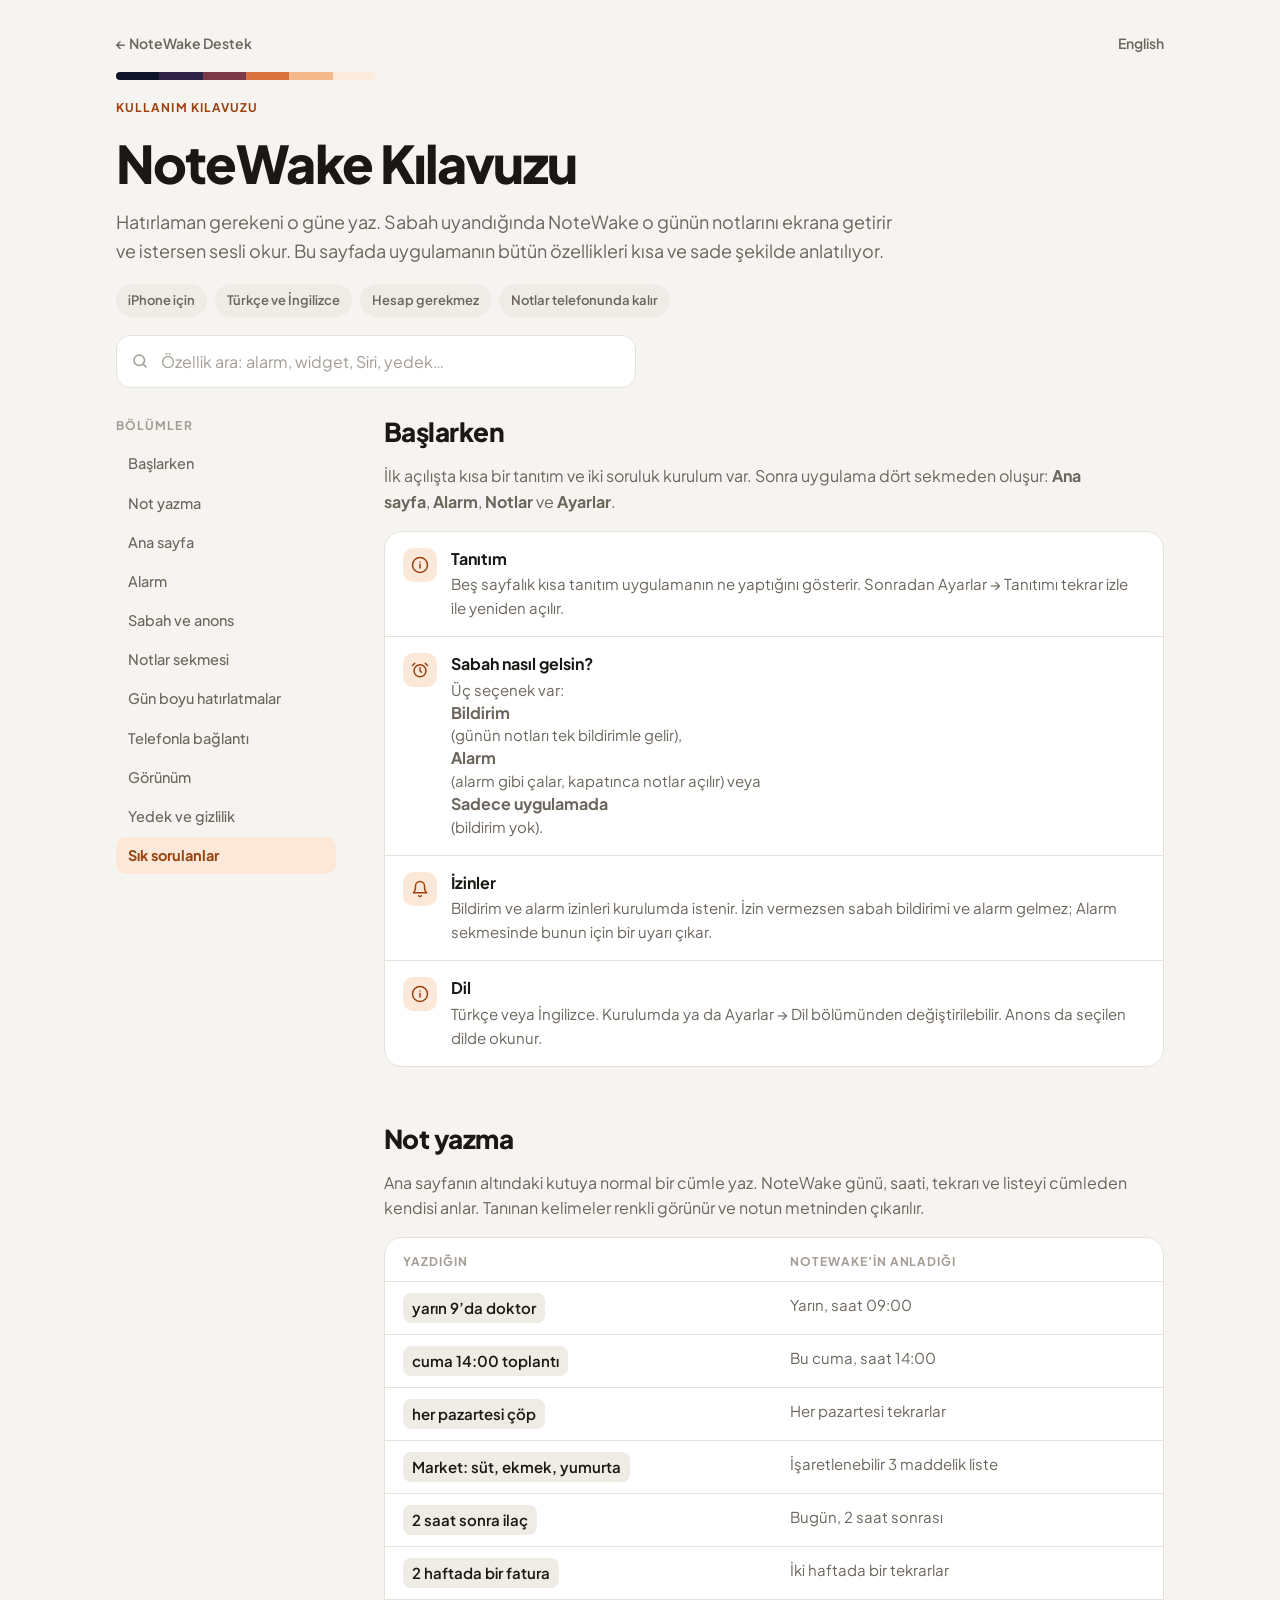
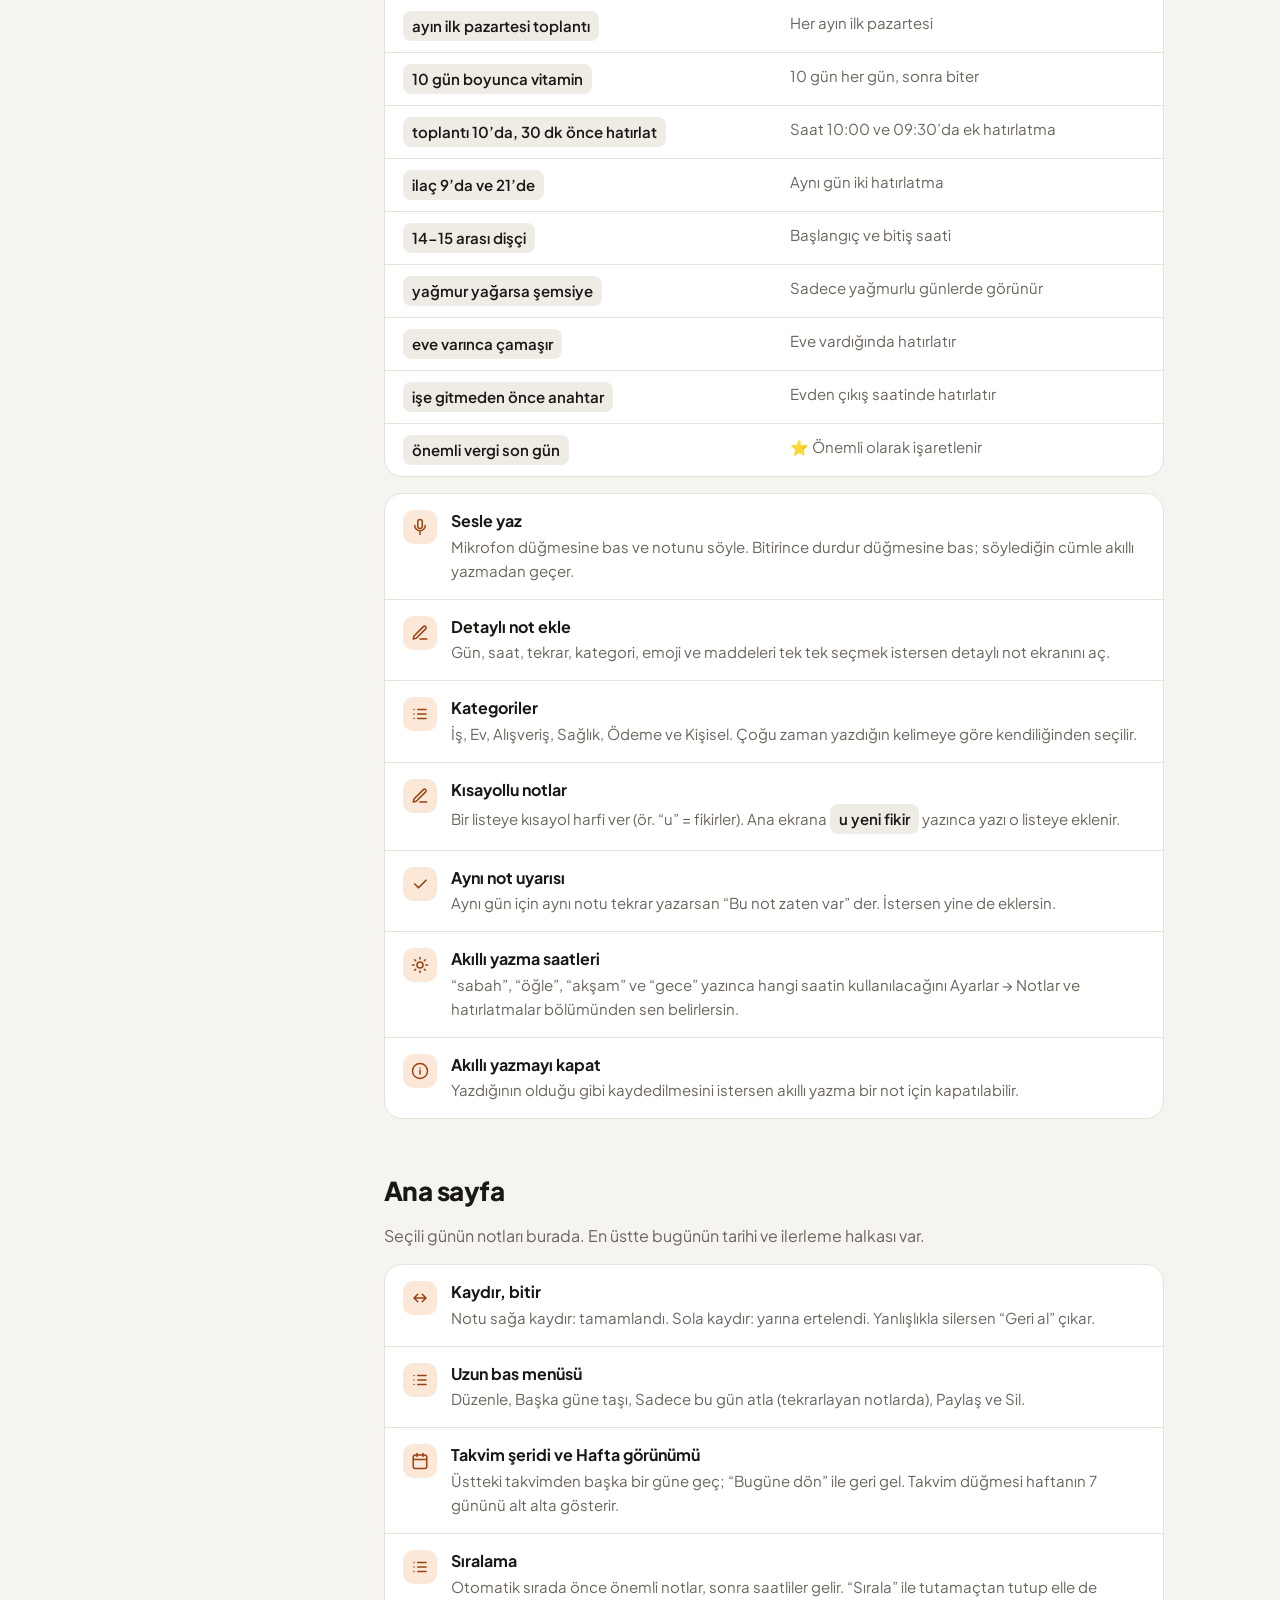
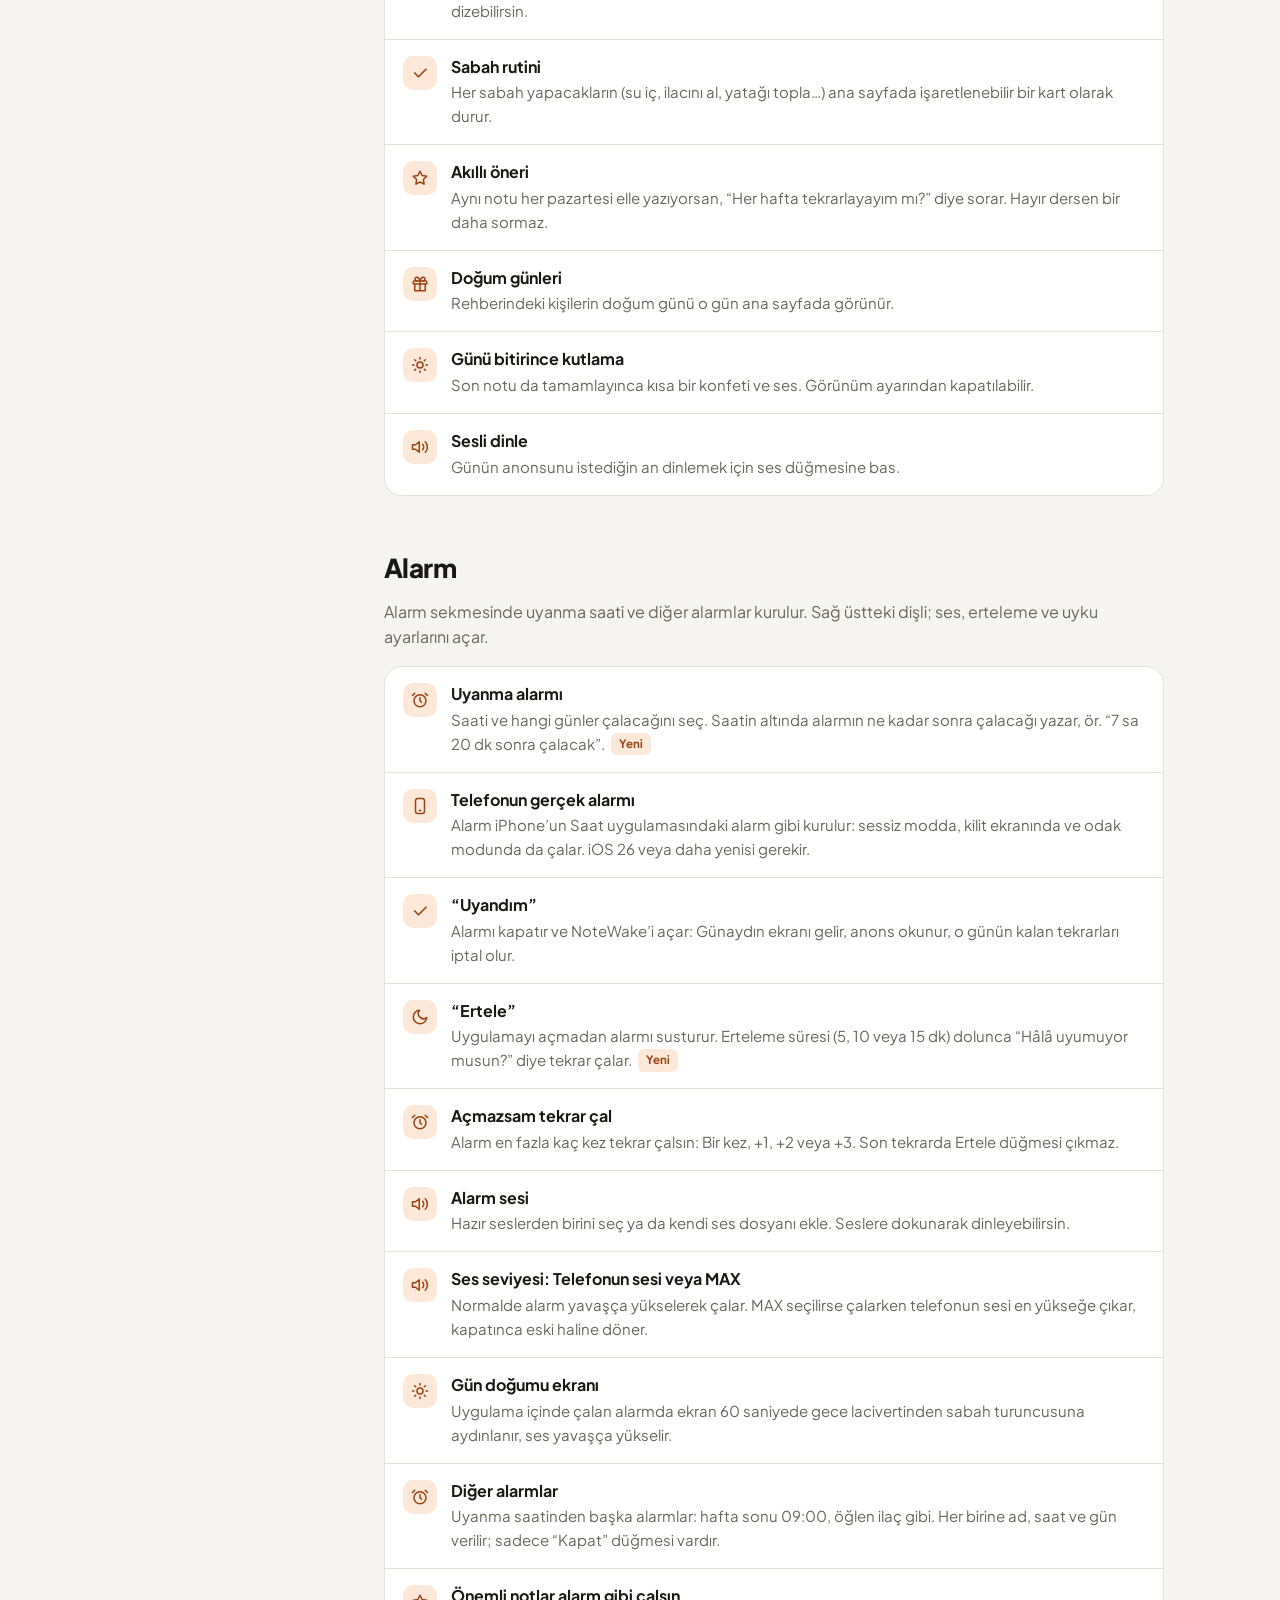
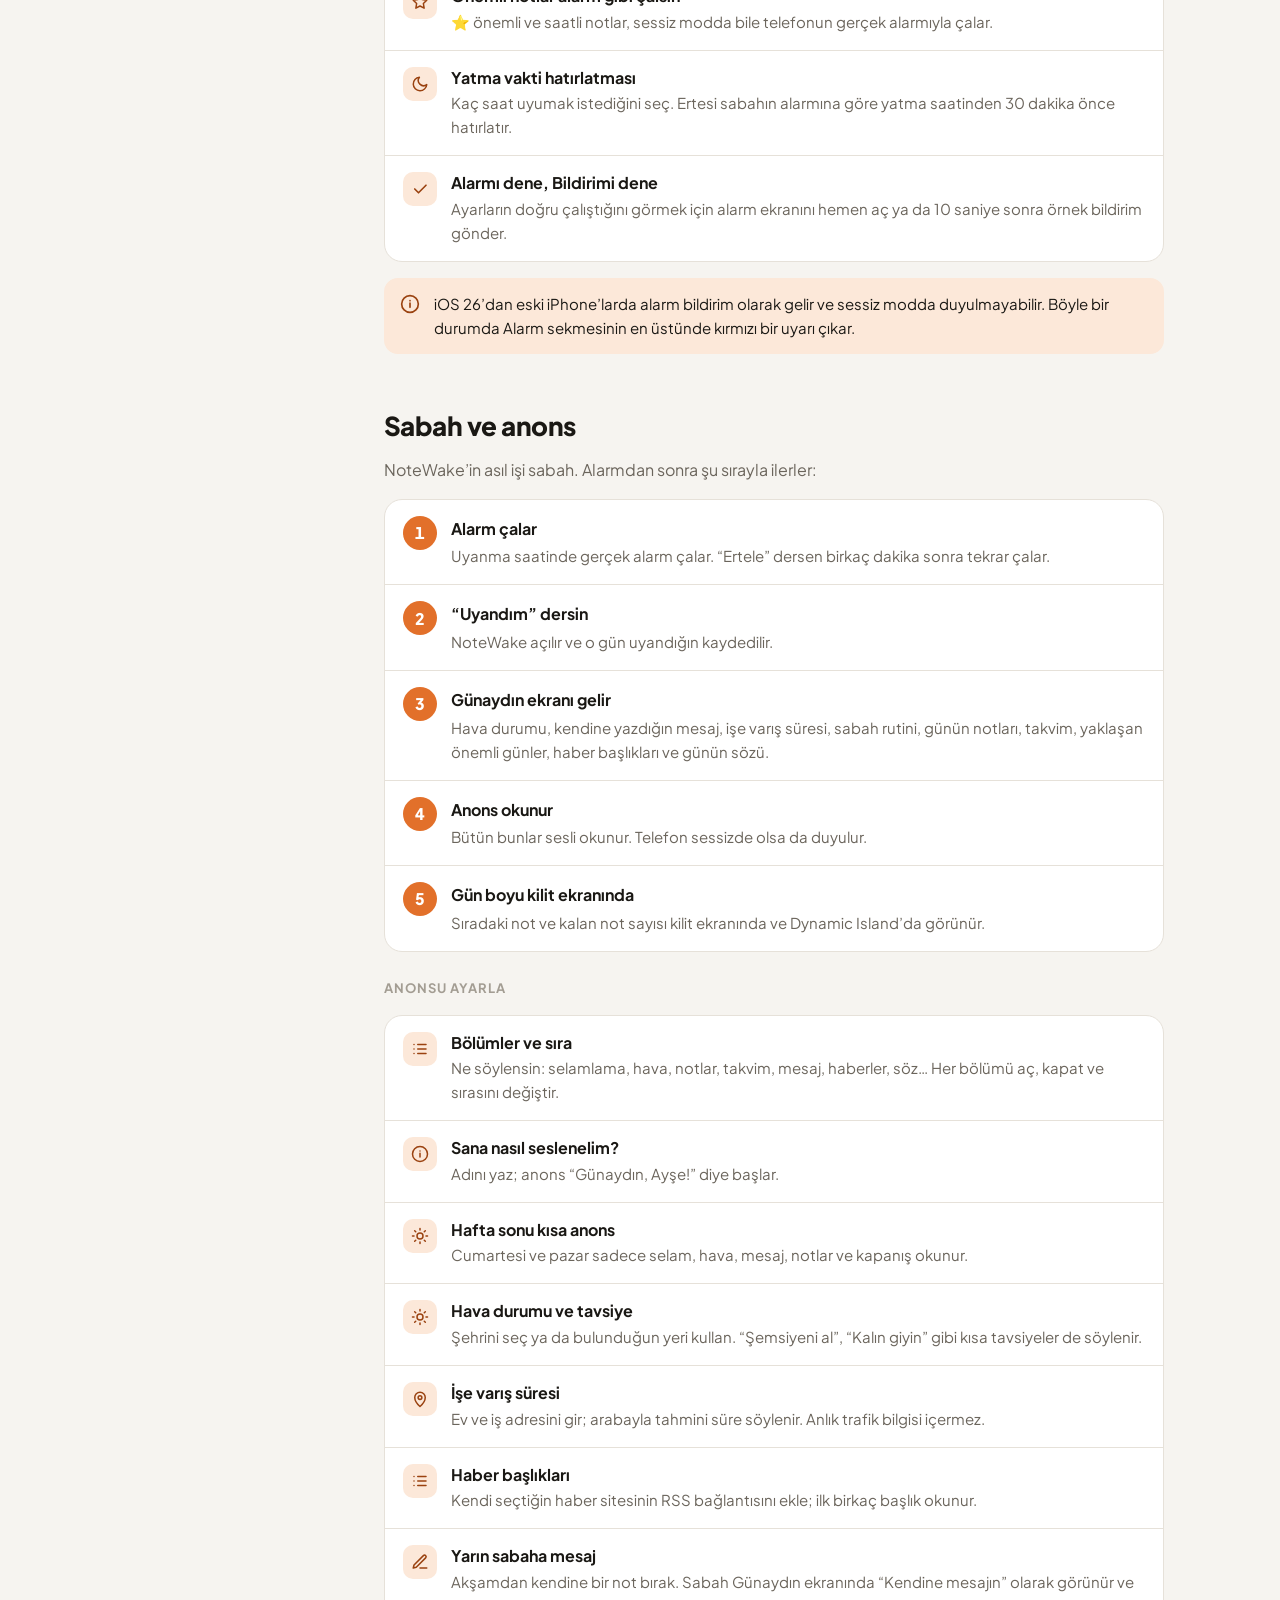
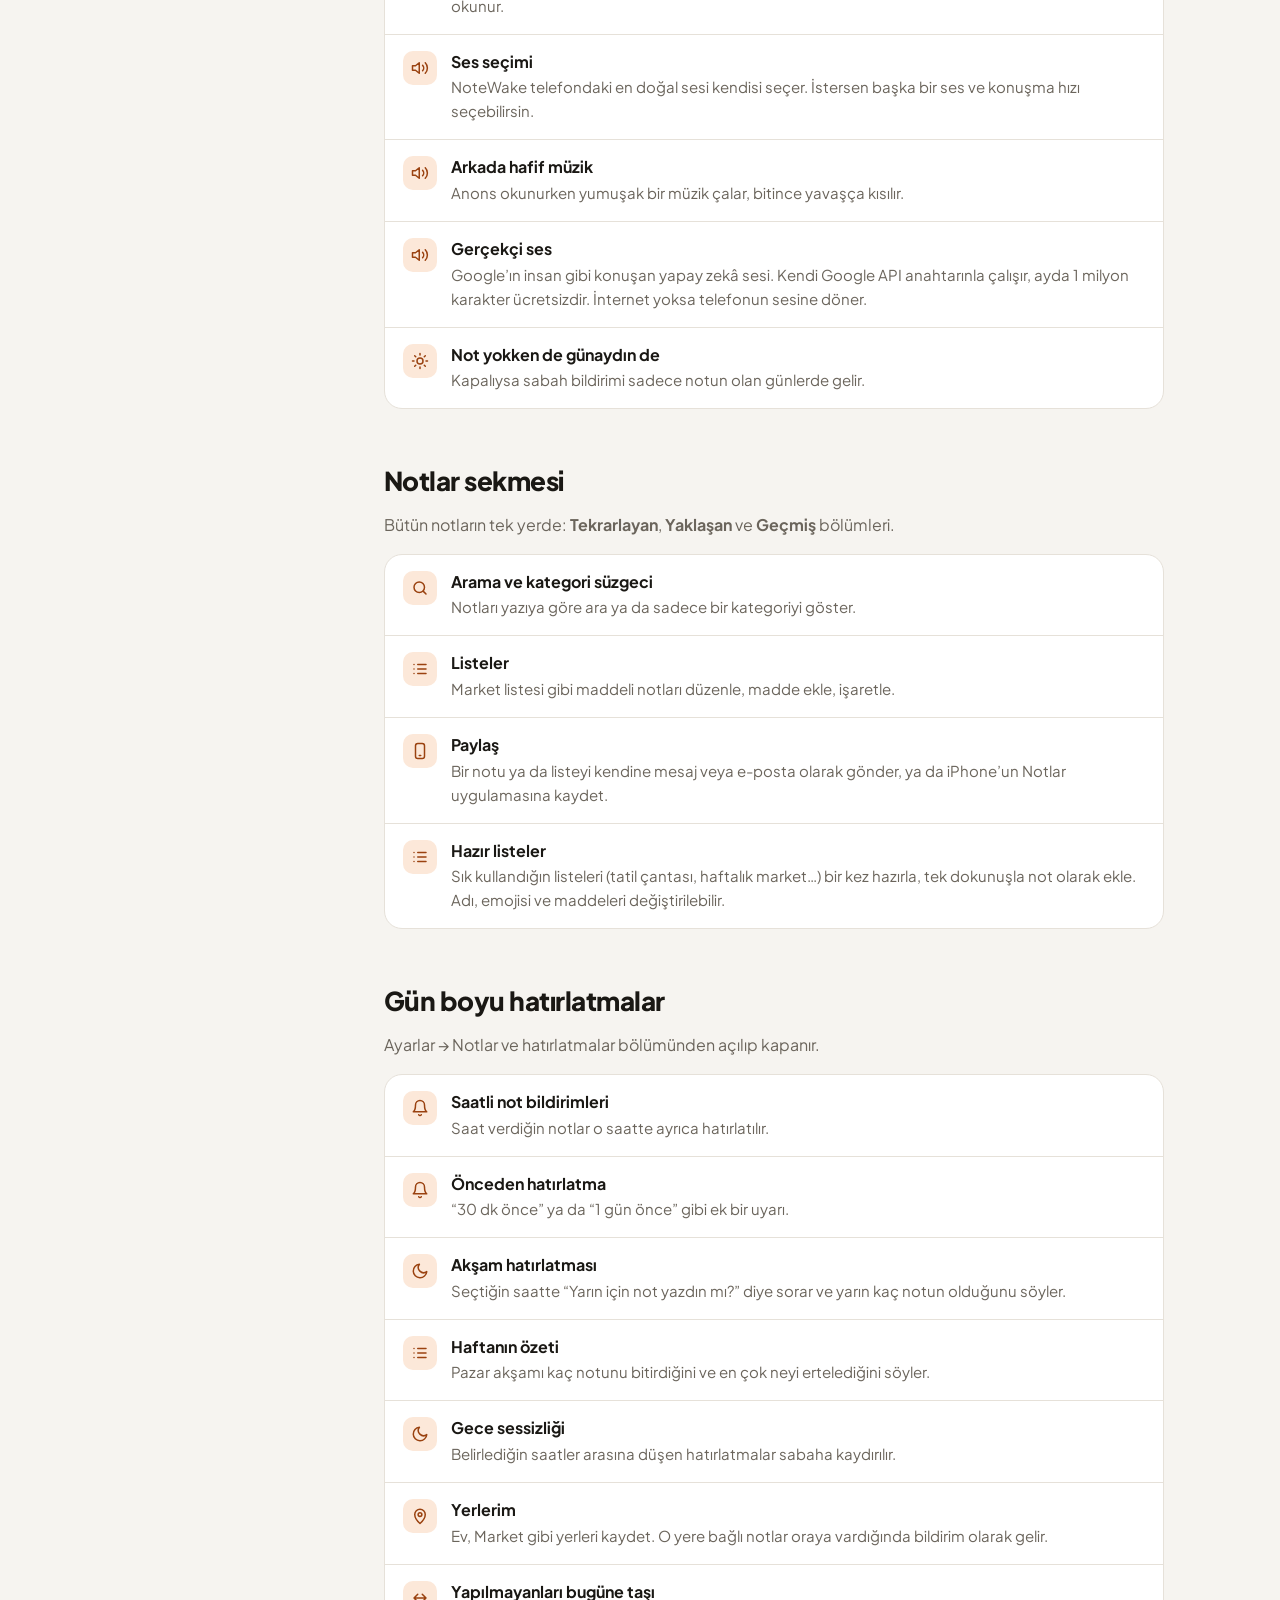
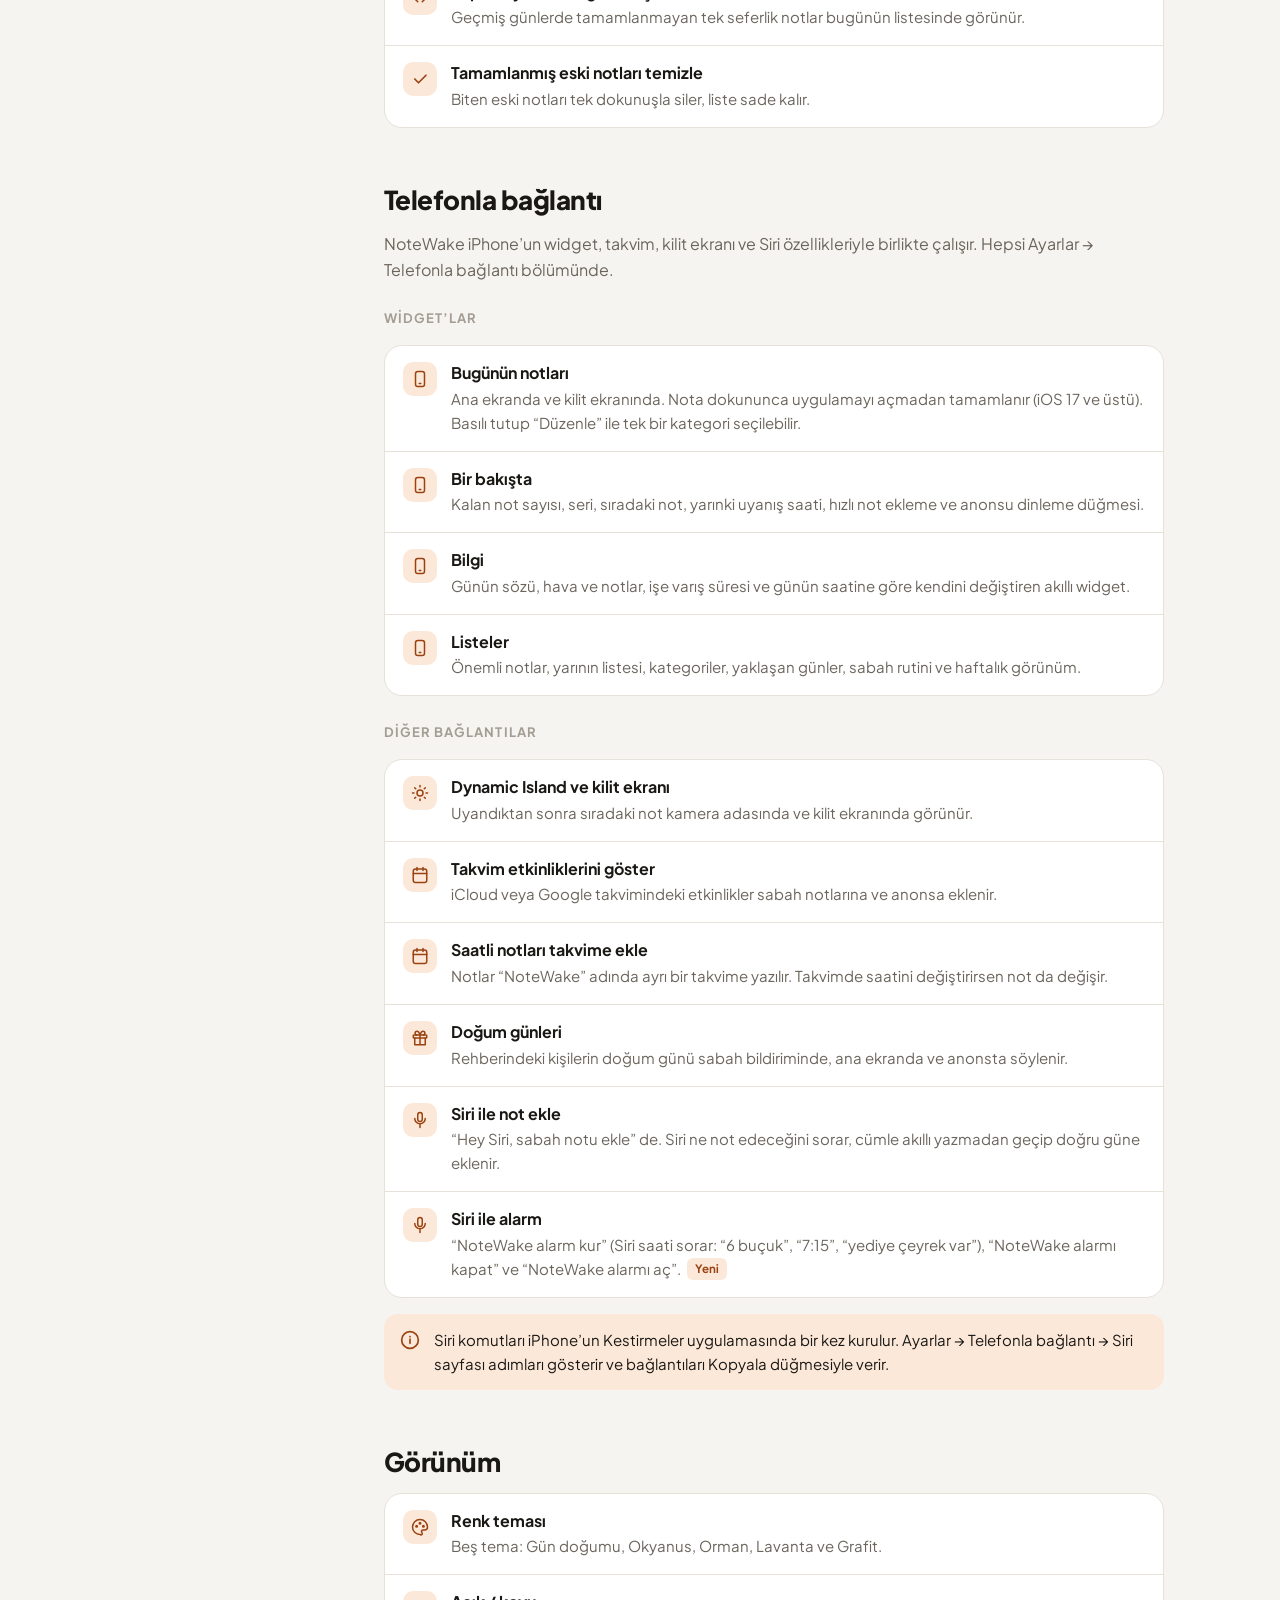
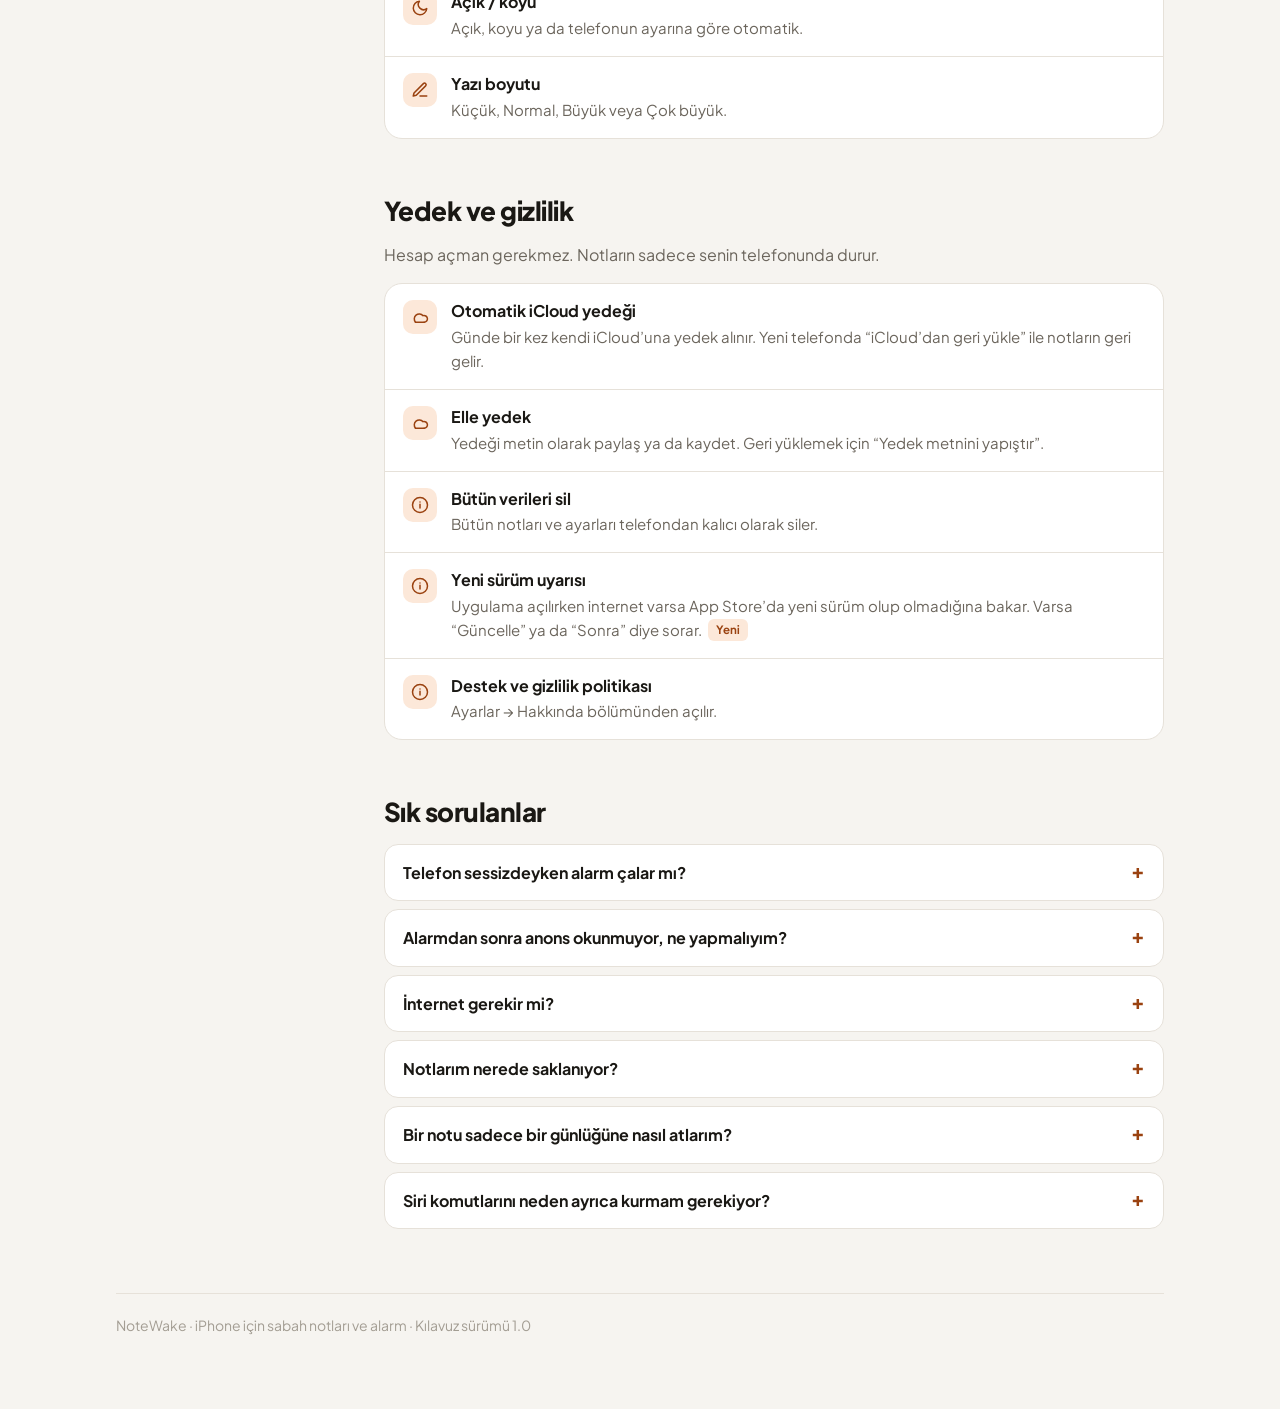
<file: guide.html>
<!doctype html>
<html lang="tr">
<head>
<meta charset="utf-8">
<meta name="viewport" content="width=device-width, initial-scale=1, viewport-fit=cover">
<meta name="description" content="NoteWake iPhone uygulamasının bütün özelliklerini anlatan kullanım kılavuzu.">
<link rel="icon" href="favicon.png">
<title>NoteWake – Kullanım Kılavuzu</title>
<link rel="preconnect" href="https://fonts.googleapis.com">
<link rel="preconnect" href="https://fonts.gstatic.com" crossorigin>
<link rel="stylesheet" href="https://fonts.googleapis.com/css2?family=Plus+Jakarta+Sans:wght@400;500;600;700;800&display=swap">
<style>
  /* Düzen: solda sabit içindekiler (masaüstü), sağda tek sütun kılavuz; telefonda üstte kaydırılan bölüm çipleri.
     Renkler ve yazı tipi uygulamanın kendisinden: sıcak gri zemin, beyaz düz kartlar, gün doğumu turuncusu. */
  :root {
    --bg: #F6F4F0;
    --card: #FFFFFF;
    --card-alt: #EFECE6;
    --border: #E6E1D9;
    --fg: #1A1814;
    --muted: #6B655C;
    --faint: #A39D93;
    --accent: #E2702A;
    --accent-soft: #FCE8D9;
    --accent-ink: #9A4210;
    --warn: #B4471E;
    --font: "Plus Jakarta Sans", ui-sans-serif, -apple-system, "Segoe UI", Roboto, sans-serif;
    --sky-1: #10142B; --sky-2: #2E2346; --sky-3: #7A3A4A; --sky-4: #D9733E; --sky-5: #F4B98A; --sky-6: #FBEBDD;
  }
  @media (prefers-color-scheme: dark) {
    :root:not([data-theme="light"]) {
      --bg: #0F0E0D; --card: #1A1917; --card-alt: #25231F; --border: #2F2C28;
      --fg: #F3F0EB; --muted: #A7A097; --faint: #6C665E;
      --accent: #F28A45; --accent-soft: #3A2516; --accent-ink: #F7B07E; --warn: #F08A5D;
      color-scheme: dark;
    }
  }
  :root[data-theme="dark"] {
    --bg: #0F0E0D; --card: #1A1917; --card-alt: #25231F; --border: #2F2C28;
    --fg: #F3F0EB; --muted: #A7A097; --faint: #6C665E;
    --accent: #F28A45; --accent-soft: #3A2516; --accent-ink: #F7B07E; --warn: #F08A5D;
    color-scheme: dark;
  }

  * { box-sizing: border-box; }
  body {
    background: var(--bg); color: var(--fg); font-family: var(--font);
    font-size: 16px; line-height: 1.6; -webkit-font-smoothing: antialiased;
  }
  a { color: var(--accent-ink); }
  :focus-visible { outline: 2px solid var(--accent); outline-offset: 2px; border-radius: 6px; }

  .wrap {
    max-width: 1080px; margin: 0 auto;
    padding-left: max(16px, env(safe-area-inset-left, 0px));
    padding-right: max(16px, env(safe-area-inset-right, 0px));
    padding-block: 32px 72px;
  }

  /* Üst kısım */
  header.top { display: grid; gap: 18px; padding-bottom: 28px; }
  .sky { display: flex; height: 8px; border-radius: 4px; overflow: hidden; max-width: 260px; }
  .sky span { flex: 1; }
  .eyebrow { font-size: 12px; font-weight: 700; letter-spacing: .09em; text-transform: uppercase; color: var(--accent-ink); }
  h1 { font-size: clamp(34px, 6vw, 52px); line-height: 1.05; font-weight: 800; letter-spacing: -0.03em; margin: 0; text-wrap: balance; }
  .lead { font-size: 18px; color: var(--muted); max-width: 60ch; margin: 0; }
  .facts { display: flex; flex-wrap: wrap; gap: 8px; }
  .fact { font-size: 13px; font-weight: 600; padding: 6px 12px; border-radius: 999px; background: var(--card-alt); color: var(--muted); }

  .search { position: relative; max-width: 520px; }
  .search input {
    width: 100%; font: inherit; font-size: 16px; color: var(--fg);
    background: var(--card); border: 1px solid var(--border); border-radius: 14px;
    padding: 13px 16px 13px 44px;
  }
  .search input::placeholder { color: var(--faint); }
  .search svg { position: absolute; left: 15px; top: 50%; transform: translateY(-50%); width: 18px; height: 18px; color: var(--faint); }
  .no-result { color: var(--muted); padding: 24px 0; }

  /* Gövde düzeni */
  .layout { display: grid; grid-template-columns: 220px minmax(0, 1fr); gap: 48px; align-items: start; }
  nav.toc { position: sticky; top: calc(env(safe-area-inset-top, 0px) + 20px); display: grid; gap: 2px; }
  nav.toc .toc-title { font-size: 12px; font-weight: 700; letter-spacing: .09em; text-transform: uppercase; color: var(--faint); margin-bottom: 8px; }
  nav.toc a {
    text-decoration: none; color: var(--muted); font-size: 14.5px; font-weight: 500;
    padding: 7px 12px; border-radius: 10px;
  }
  nav.toc a:hover { background: var(--card-alt); color: var(--fg); }
  nav.toc a.on { background: var(--accent-soft); color: var(--accent-ink); font-weight: 700; }

  main { display: grid; gap: 56px; min-width: 0; }
  section { display: grid; gap: 16px; scroll-margin-top: calc(env(safe-area-inset-top, 0px) + 72px); min-width: 0; }
  section > h2 { font-size: 26px; line-height: 1.2; font-weight: 800; letter-spacing: -0.02em; margin: 0; text-wrap: balance; }
  .intro { color: var(--muted); margin: 0; max-width: 62ch; }
  h3 { font-size: 13px; font-weight: 700; letter-spacing: .08em; text-transform: uppercase; color: var(--faint); margin: 10px 0 0; }

  /* Özellik listesi: beyaz düz kart içinde satırlar */
  .list { background: var(--card); border: 1px solid var(--border); border-radius: 18px; overflow: hidden; }
  .item { display: grid; grid-template-columns: 34px minmax(0, 1fr); gap: 14px; padding: 16px 18px; border-top: 1px solid var(--border); }
  .item:first-child { border-top: 0; }
  .ico {
    width: 34px; height: 34px; border-radius: 10px; background: var(--accent-soft); color: var(--accent-ink);
    display: grid; place-items: center;
  }
  .ico svg { width: 18px; height: 18px; }
  .item b { display: block; font-weight: 700; font-size: 16px; line-height: 1.35; }
  .item p { margin: 3px 0 0; color: var(--muted); font-size: 15px; }
  .tag { display: inline-block; font-size: 11.5px; font-weight: 700; padding: 2px 8px; border-radius: 6px; background: var(--card-alt); color: var(--muted); margin-left: 6px; vertical-align: 2px; }
  .tag.new { background: var(--accent-soft); color: var(--accent-ink); }

  /* Akıllı yazma örnekleri */
  .examples { background: var(--card); border: 1px solid var(--border); border-radius: 18px; overflow-x: auto; }
  table { width: 100%; border-collapse: collapse; font-size: 15px; }
  th { text-align: left; font-size: 12px; font-weight: 700; letter-spacing: .08em; text-transform: uppercase; color: var(--faint); padding: 14px 18px 10px; }
  td { padding: 11px 18px; border-top: 1px solid var(--border); vertical-align: top; }
  td:last-child { color: var(--muted); }
  .typed {
    display: inline-block; font-weight: 600; color: var(--fg);
    background: var(--card-alt); border-radius: 8px; padding: 3px 9px; white-space: nowrap;
  }

  /* Bir sabah: gerçek sıra olduğu için numaralı */
  .steps { display: grid; gap: 0; counter-reset: s; background: var(--card); border: 1px solid var(--border); border-radius: 18px; overflow: hidden; }
  .step { display: grid; grid-template-columns: 34px minmax(0, 1fr); gap: 14px; padding: 16px 18px; border-top: 1px solid var(--border); counter-increment: s; }
  .step:first-child { border-top: 0; }
  .step::before {
    content: counter(s); width: 34px; height: 34px; border-radius: 50%;
    background: var(--accent); color: #fff; font-weight: 800; display: grid; place-items: center; font-variant-numeric: tabular-nums;
  }
  .step b { display: block; font-weight: 700; }
  .step p { margin: 3px 0 0; color: var(--muted); font-size: 15px; }

  /* Uyarı / not kutusu */
  .note { display: grid; grid-template-columns: 22px minmax(0, 1fr); gap: 12px; padding: 14px 16px; border-radius: 14px; background: var(--accent-soft); font-size: 15px; }
  .note svg { width: 20px; height: 20px; color: var(--accent-ink); margin-top: 2px; }
  .note p { margin: 0; }

  /* Sık sorulanlar */
  details { background: var(--card); border: 1px solid var(--border); border-radius: 14px; padding: 0 18px; }
  details + details { margin-top: 8px; }
  summary { cursor: pointer; font-weight: 700; padding: 15px 0; list-style: none; display: flex; justify-content: space-between; gap: 12px; }
  summary::-webkit-details-marker { display: none; }
  summary::after { content: "+"; color: var(--accent-ink); font-weight: 800; font-size: 20px; line-height: 1; }
  details[open] summary::after { content: "−"; }
  details p { margin: 0 0 16px; color: var(--muted); }

  footer { margin-top: 64px; padding-top: 20px; border-top: 1px solid var(--border); color: var(--faint); font-size: 14px; }

  @media (max-width: 860px) {
    .layout { grid-template-columns: minmax(0, 1fr); gap: 24px; }
    nav.toc {
      position: sticky; top: env(safe-area-inset-top, 0px); z-index: 5;
      display: flex; overflow-x: auto; gap: 6px; padding: 10px 0; background: var(--bg);
      scrollbar-width: none;
    }
    nav.toc::-webkit-scrollbar { display: none; }
    nav.toc .toc-title { display: none; }
    nav.toc a { white-space: nowrap; background: var(--card); border: 1px solid var(--border); font-size: 14px; }
    body::before { content: ""; position: fixed; inset: 0 0 auto; height: env(safe-area-inset-top, 0px); z-index: 10; background: var(--bg); }
    .item, .step { padding: 14px; }
    td, th { padding-left: 14px; padding-right: 14px; }
  }
  @media (prefers-reduced-motion: no-preference) { html { scroll-behavior: smooth; } }
</style>
<style>
  .back { font-size: 14px; font-weight: 600; text-decoration: none; color: var(--muted); }
  .back:hover { color: var(--accent-ink); }
  :root { padding-top: env(safe-area-inset-top, 0px); padding-bottom: env(safe-area-inset-bottom, 0px); }
  body { margin: 0; }
  .toplinks { display: flex; justify-content: space-between; gap: 12px; flex-wrap: wrap; }
</style>
</head>
<body>
<svg width="0" height="0" style="position:absolute" aria-hidden="true">
  <defs>
    <symbol id="i-pen" viewBox="0 0 24 24" fill="none" stroke="currentColor" stroke-width="2" stroke-linecap="round" stroke-linejoin="round"><path d="M12 20h9"/><path d="M16.5 3.5a2.1 2.1 0 0 1 3 3L7 19l-4 1 1-4Z"/></symbol>
    <symbol id="i-alarm" viewBox="0 0 24 24" fill="none" stroke="currentColor" stroke-width="2" stroke-linecap="round" stroke-linejoin="round"><circle cx="12" cy="13" r="8"/><path d="M12 9v4l2 2M5 3 2 6M22 6l-3-3"/></symbol>
    <symbol id="i-sun" viewBox="0 0 24 24" fill="none" stroke="currentColor" stroke-width="2" stroke-linecap="round"><circle cx="12" cy="12" r="4"/><path d="M12 2v2M12 20v2M4.9 4.9l1.4 1.4M17.7 17.7l1.4 1.4M2 12h2M20 12h2M4.9 19.1l1.4-1.4M17.7 6.3l1.4-1.4"/></symbol>
    <symbol id="i-sound" viewBox="0 0 24 24" fill="none" stroke="currentColor" stroke-width="2" stroke-linecap="round" stroke-linejoin="round"><path d="M11 5 6 9H2v6h4l5 4Z"/><path d="M15.5 8.5a5 5 0 0 1 0 7M19 5a10 10 0 0 1 0 14"/></symbol>
    <symbol id="i-check" viewBox="0 0 24 24" fill="none" stroke="currentColor" stroke-width="2.2" stroke-linecap="round" stroke-linejoin="round"><path d="m5 12 5 5L20 7"/></symbol>
    <symbol id="i-list" viewBox="0 0 24 24" fill="none" stroke="currentColor" stroke-width="2" stroke-linecap="round"><path d="M9 6h11M9 12h11M9 18h11M4 6h.01M4 12h.01M4 18h.01"/></symbol>
    <symbol id="i-bell" viewBox="0 0 24 24" fill="none" stroke="currentColor" stroke-width="2" stroke-linecap="round" stroke-linejoin="round"><path d="M6 8a6 6 0 0 1 12 0c0 7 3 9 3 9H3s3-2 3-9"/><path d="M10.3 21a1.9 1.9 0 0 0 3.4 0"/></symbol>
    <symbol id="i-cal" viewBox="0 0 24 24" fill="none" stroke="currentColor" stroke-width="2" stroke-linecap="round"><rect x="3" y="4" width="18" height="18" rx="3"/><path d="M16 2v4M8 2v4M3 10h18"/></symbol>
    <symbol id="i-pin" viewBox="0 0 24 24" fill="none" stroke="currentColor" stroke-width="2" stroke-linecap="round" stroke-linejoin="round"><path d="M12 22s7-6.2 7-12a7 7 0 0 0-14 0c0 5.8 7 12 7 12Z"/><circle cx="12" cy="10" r="2.5"/></symbol>
    <symbol id="i-phone" viewBox="0 0 24 24" fill="none" stroke="currentColor" stroke-width="2" stroke-linecap="round"><rect x="6" y="2" width="12" height="20" rx="3"/><path d="M11 18h2"/></symbol>
    <symbol id="i-mic" viewBox="0 0 24 24" fill="none" stroke="currentColor" stroke-width="2" stroke-linecap="round"><rect x="9" y="2" width="6" height="12" rx="3"/><path d="M5 10a7 7 0 0 0 14 0M12 17v5"/></symbol>
    <symbol id="i-moon" viewBox="0 0 24 24" fill="none" stroke="currentColor" stroke-width="2" stroke-linecap="round" stroke-linejoin="round"><path d="M21 12.8A9 9 0 1 1 11.2 3a7 7 0 0 0 9.8 9.8Z"/></symbol>
    <symbol id="i-cloud" viewBox="0 0 24 24" fill="none" stroke="currentColor" stroke-width="2" stroke-linecap="round" stroke-linejoin="round"><path d="M17.5 19a4.5 4.5 0 1 0-1.4-8.8A6 6 0 1 0 6 18.9"/><path d="M6 19h11.5"/></symbol>
    <symbol id="i-palette" viewBox="0 0 24 24" fill="none" stroke="currentColor" stroke-width="2" stroke-linecap="round"><path d="M12 22a10 10 0 1 1 10-10c0 2.8-2.2 4-4 4h-2a2 2 0 0 0-1.5 3.3A1.6 1.6 0 0 1 12 22Z"/><circle cx="7.5" cy="11" r="1"/><circle cx="12" cy="7" r="1"/><circle cx="16.5" cy="11" r="1"/></symbol>
    <symbol id="i-swipe" viewBox="0 0 24 24" fill="none" stroke="currentColor" stroke-width="2" stroke-linecap="round" stroke-linejoin="round"><path d="M4 12h16M15 7l5 5-5 5M9 7l-5 5 5 5"/></symbol>
    <symbol id="i-star" viewBox="0 0 24 24" fill="none" stroke="currentColor" stroke-width="2" stroke-linejoin="round"><path d="m12 3 2.8 5.7 6.2.9-4.5 4.4 1 6.2L12 17.3 6.5 20.2l1-6.2L3 9.6l6.2-.9Z"/></symbol>
    <symbol id="i-info" viewBox="0 0 24 24" fill="none" stroke="currentColor" stroke-width="2" stroke-linecap="round"><circle cx="12" cy="12" r="10"/><path d="M12 16v-5M12 8h.01"/></symbol>
    <symbol id="i-search" viewBox="0 0 24 24" fill="none" stroke="currentColor" stroke-width="2" stroke-linecap="round"><circle cx="11" cy="11" r="7"/><path d="m20 20-3.5-3.5"/></symbol>
    <symbol id="i-gift" viewBox="0 0 24 24" fill="none" stroke="currentColor" stroke-width="2" stroke-linecap="round" stroke-linejoin="round"><rect x="3" y="8" width="18" height="4" rx="1"/><path d="M12 8v13M19 12v9H5v-9M12 8S10.5 3 8 3a2.5 2.5 0 0 0 0 5M12 8s1.5-5 4-5a2.5 2.5 0 0 1 0 5"/></symbol>
  </defs>
</svg>

<div class="wrap">
  <header class="top">
    <div class="toplinks"><a class="back" href="./">← NoteWake Destek</a><a class="back" href="guide-en.html" lang="en">English</a></div>
    <div class="sky" aria-hidden="true">
      <span style="background:var(--sky-1)"></span><span style="background:var(--sky-2)"></span><span style="background:var(--sky-3)"></span>
      <span style="background:var(--sky-4)"></span><span style="background:var(--sky-5)"></span><span style="background:var(--sky-6)"></span>
    </div>
    <div class="eyebrow">Kullanım kılavuzu</div>
    <h1>NoteWake Kılavuzu</h1>
    <p class="lead">Hatırlaman gerekeni o güne yaz. Sabah uyandığında NoteWake o günün notlarını ekrana getirir ve istersen sesli okur. Bu sayfada uygulamanın bütün özellikleri kısa ve sade şekilde anlatılıyor.</p>
    <div class="facts">
      <span class="fact">iPhone için</span>
      <span class="fact">Türkçe ve İngilizce</span>
      <span class="fact">Hesap gerekmez</span>
      <span class="fact">Notlar telefonunda kalır</span>
    </div>
    <label class="search" for="q">
      <svg aria-hidden="true"><use href="#i-search"/></svg>
      <input id="q" type="search" placeholder="Özellik ara: alarm, widget, Siri, yedek…" autocomplete="off">
    </label>
  </header>

  <div class="layout">
    <nav class="toc" aria-label="Bölümler">
      <div class="toc-title">Bölümler</div>
      <a href="#baslarken">Başlarken</a>
      <a href="#yazma">Not yazma</a>
      <a href="#anasayfa">Ana sayfa</a>
      <a href="#alarm">Alarm</a>
      <a href="#sabah">Sabah ve anons</a>
      <a href="#notlar">Notlar sekmesi</a>
      <a href="#hatirlatma">Gün boyu hatırlatmalar</a>
      <a href="#telefon">Telefonla bağlantı</a>
      <a href="#gorunum">Görünüm</a>
      <a href="#yedek">Yedek ve gizlilik</a>
      <a href="#sss">Sık sorulanlar</a>
    </nav>

    <main id="guide">
      <!-- BAŞLARKEN -->
      <section id="baslarken">
        <h2>Başlarken</h2>
        <p class="intro">İlk açılışta kısa bir tanıtım ve iki soruluk kurulum var. Sonra uygulama dört sekmeden oluşur: <b>Ana sayfa</b>, <b>Alarm</b>, <b>Notlar</b> ve <b>Ayarlar</b>.</p>
        <div class="list">
          <div class="item"><span class="ico"><svg><use href="#i-info"/></svg></span><div><b>Tanıtım</b><p>Beş sayfalık kısa tanıtım uygulamanın ne yaptığını gösterir. Sonradan Ayarlar → Tanıtımı tekrar izle ile yeniden açılır.</p></div></div>
          <div class="item"><span class="ico"><svg><use href="#i-alarm"/></svg></span><div><b>Sabah nasıl gelsin?</b><p>Üç seçenek var: <b>Bildirim</b> (günün notları tek bildirimle gelir), <b>Alarm</b> (alarm gibi çalar, kapatınca notlar açılır) veya <b>Sadece uygulamada</b> (bildirim yok).</p></div></div>
          <div class="item"><span class="ico"><svg><use href="#i-bell"/></svg></span><div><b>İzinler</b><p>Bildirim ve alarm izinleri kurulumda istenir. İzin vermezsen sabah bildirimi ve alarm gelmez; Alarm sekmesinde bunun için bir uyarı çıkar.</p></div></div>
          <div class="item"><span class="ico"><svg><use href="#i-info"/></svg></span><div><b>Dil</b><p>Türkçe veya İngilizce. Kurulumda ya da Ayarlar → Dil bölümünden değiştirilebilir. Anons da seçilen dilde okunur.</p></div></div>
        </div>
      </section>

      <!-- NOT YAZMA -->
      <section id="yazma">
        <h2>Not yazma</h2>
        <p class="intro">Ana sayfanın altındaki kutuya normal bir cümle yaz. NoteWake günü, saati, tekrarı ve listeyi cümleden kendisi anlar. Tanınan kelimeler renkli görünür ve notun metninden çıkarılır.</p>
        <div class="examples" data-search="akıllı yazma örnek tarih saat tekrar liste">
          <table>
            <thead><tr><th>Yazdığın</th><th>NoteWake’in anladığı</th></tr></thead>
            <tbody>
              <tr><td><span class="typed">yarın 9’da doktor</span></td><td>Yarın, saat 09:00</td></tr>
              <tr><td><span class="typed">cuma 14:00 toplantı</span></td><td>Bu cuma, saat 14:00</td></tr>
              <tr><td><span class="typed">her pazartesi çöp</span></td><td>Her pazartesi tekrarlar</td></tr>
              <tr><td><span class="typed">Market: süt, ekmek, yumurta</span></td><td>İşaretlenebilir 3 maddelik liste</td></tr>
              <tr><td><span class="typed">2 saat sonra ilaç</span></td><td>Bugün, 2 saat sonrası</td></tr>
              <tr><td><span class="typed">2 haftada bir fatura</span></td><td>İki haftada bir tekrarlar</td></tr>
              <tr><td><span class="typed">ayın ilk pazartesi toplantı</span></td><td>Her ayın ilk pazartesi</td></tr>
              <tr><td><span class="typed">10 gün boyunca vitamin</span></td><td>10 gün her gün, sonra biter</td></tr>
              <tr><td><span class="typed">toplantı 10’da, 30 dk önce hatırlat</span></td><td>Saat 10:00 ve 09:30’da ek hatırlatma</td></tr>
              <tr><td><span class="typed">ilaç 9’da ve 21’de</span></td><td>Aynı gün iki hatırlatma</td></tr>
              <tr><td><span class="typed">14-15 arası dişçi</span></td><td>Başlangıç ve bitiş saati</td></tr>
              <tr><td><span class="typed">yağmur yağarsa şemsiye</span></td><td>Sadece yağmurlu günlerde görünür</td></tr>
              <tr><td><span class="typed">eve varınca çamaşır</span></td><td>Eve vardığında hatırlatır</td></tr>
              <tr><td><span class="typed">işe gitmeden önce anahtar</span></td><td>Evden çıkış saatinde hatırlatır</td></tr>
              <tr><td><span class="typed">önemli vergi son gün</span></td><td>⭐ Önemli olarak işaretlenir</td></tr>
            </tbody>
          </table>
        </div>
        <div class="list">
          <div class="item"><span class="ico"><svg><use href="#i-mic"/></svg></span><div><b>Sesle yaz</b><p>Mikrofon düğmesine bas ve notunu söyle. Bitirince durdur düğmesine bas; söylediğin cümle akıllı yazmadan geçer.</p></div></div>
          <div class="item"><span class="ico"><svg><use href="#i-pen"/></svg></span><div><b>Detaylı not ekle</b><p>Gün, saat, tekrar, kategori, emoji ve maddeleri tek tek seçmek istersen detaylı not ekranını aç.</p></div></div>
          <div class="item"><span class="ico"><svg><use href="#i-list"/></svg></span><div><b>Kategoriler</b><p>İş, Ev, Alışveriş, Sağlık, Ödeme ve Kişisel. Çoğu zaman yazdığın kelimeye göre kendiliğinden seçilir.</p></div></div>
          <div class="item"><span class="ico"><svg><use href="#i-pen"/></svg></span><div><b>Kısayollu notlar</b><p>Bir listeye kısayol harfi ver (ör. “u” = fikirler). Ana ekrana <span class="typed">u yeni fikir</span> yazınca yazı o listeye eklenir.</p></div></div>
          <div class="item"><span class="ico"><svg><use href="#i-check"/></svg></span><div><b>Aynı not uyarısı</b><p>Aynı gün için aynı notu tekrar yazarsan “Bu not zaten var” der. İstersen yine de eklersin.</p></div></div>
          <div class="item"><span class="ico"><svg><use href="#i-sun"/></svg></span><div><b>Akıllı yazma saatleri</b><p>“sabah”, “öğle”, “akşam” ve “gece” yazınca hangi saatin kullanılacağını Ayarlar → Notlar ve hatırlatmalar bölümünden sen belirlersin.</p></div></div>
          <div class="item"><span class="ico"><svg><use href="#i-info"/></svg></span><div><b>Akıllı yazmayı kapat</b><p>Yazdığının olduğu gibi kaydedilmesini istersen akıllı yazma bir not için kapatılabilir.</p></div></div>
        </div>
      </section>

      <!-- ANA SAYFA -->
      <section id="anasayfa">
        <h2>Ana sayfa</h2>
        <p class="intro">Seçili günün notları burada. En üstte bugünün tarihi ve ilerleme halkası var.</p>
        <div class="list">
          <div class="item"><span class="ico"><svg><use href="#i-swipe"/></svg></span><div><b>Kaydır, bitir</b><p>Notu sağa kaydır: tamamlandı. Sola kaydır: yarına ertelendi. Yanlışlıkla silersen “Geri al” çıkar.</p></div></div>
          <div class="item"><span class="ico"><svg><use href="#i-list"/></svg></span><div><b>Uzun bas menüsü</b><p>Düzenle, Başka güne taşı, Sadece bu gün atla (tekrarlayan notlarda), Paylaş ve Sil.</p></div></div>
          <div class="item"><span class="ico"><svg><use href="#i-cal"/></svg></span><div><b>Takvim şeridi ve Hafta görünümü</b><p>Üstteki takvimden başka bir güne geç; “Bugüne dön” ile geri gel. Takvim düğmesi haftanın 7 gününü alt alta gösterir.</p></div></div>
          <div class="item"><span class="ico"><svg><use href="#i-list"/></svg></span><div><b>Sıralama</b><p>Otomatik sırada önce önemli notlar, sonra saatliler gelir. “Sırala” ile tutamaçtan tutup elle de dizebilirsin.</p></div></div>
          <div class="item"><span class="ico"><svg><use href="#i-check"/></svg></span><div><b>Sabah rutini</b><p>Her sabah yapacakların (su iç, ilacını al, yatağı topla…) ana sayfada işaretlenebilir bir kart olarak durur.</p></div></div>
          <div class="item"><span class="ico"><svg><use href="#i-star"/></svg></span><div><b>Akıllı öneri</b><p>Aynı notu her pazartesi elle yazıyorsan, “Her hafta tekrarlayayım mı?” diye sorar. Hayır dersen bir daha sormaz.</p></div></div>
          <div class="item"><span class="ico"><svg><use href="#i-gift"/></svg></span><div><b>Doğum günleri</b><p>Rehberindeki kişilerin doğum günü o gün ana sayfada görünür.</p></div></div>
          <div class="item"><span class="ico"><svg><use href="#i-sun"/></svg></span><div><b>Günü bitirince kutlama</b><p>Son notu da tamamlayınca kısa bir konfeti ve ses. Görünüm ayarından kapatılabilir.</p></div></div>
          <div class="item"><span class="ico"><svg><use href="#i-sound"/></svg></span><div><b>Sesli dinle</b><p>Günün anonsunu istediğin an dinlemek için ses düğmesine bas.</p></div></div>
        </div>
      </section>

      <!-- ALARM -->
      <section id="alarm">
        <h2>Alarm</h2>
        <p class="intro">Alarm sekmesinde uyanma saati ve diğer alarmlar kurulur. Sağ üstteki dişli; ses, erteleme ve uyku ayarlarını açar.</p>
        <div class="list">
          <div class="item"><span class="ico"><svg><use href="#i-alarm"/></svg></span><div><b>Uyanma alarmı</b><p>Saati ve hangi günler çalacağını seç. Saatin altında alarmın ne kadar sonra çalacağı yazar, ör. “7 sa 20 dk sonra çalacak”.<span class="tag new">Yeni</span></p></div></div>
          <div class="item"><span class="ico"><svg><use href="#i-phone"/></svg></span><div><b>Telefonun gerçek alarmı</b><p>Alarm iPhone’un Saat uygulamasındaki alarm gibi kurulur: sessiz modda, kilit ekranında ve odak modunda da çalar. iOS 26 veya daha yenisi gerekir.</p></div></div>
          <div class="item"><span class="ico"><svg><use href="#i-check"/></svg></span><div><b>“Uyandım”</b><p>Alarmı kapatır ve NoteWake’i açar: Günaydın ekranı gelir, anons okunur, o günün kalan tekrarları iptal olur.</p></div></div>
          <div class="item"><span class="ico"><svg><use href="#i-moon"/></svg></span><div><b>“Ertele”</b><p>Uygulamayı açmadan alarmı susturur. Erteleme süresi (5, 10 veya 15 dk) dolunca “Hâlâ uyumuyor musun?” diye tekrar çalar.<span class="tag new">Yeni</span></p></div></div>
          <div class="item"><span class="ico"><svg><use href="#i-alarm"/></svg></span><div><b>Açmazsam tekrar çal</b><p>Alarm en fazla kaç kez tekrar çalsın: Bir kez, +1, +2 veya +3. Son tekrarda Ertele düğmesi çıkmaz.</p></div></div>
          <div class="item"><span class="ico"><svg><use href="#i-sound"/></svg></span><div><b>Alarm sesi</b><p>Hazır seslerden birini seç ya da kendi ses dosyanı ekle. Seslere dokunarak dinleyebilirsin.</p></div></div>
          <div class="item"><span class="ico"><svg><use href="#i-sound"/></svg></span><div><b>Ses seviyesi: Telefonun sesi veya MAX</b><p>Normalde alarm yavaşça yükselerek çalar. MAX seçilirse çalarken telefonun sesi en yükseğe çıkar, kapatınca eski haline döner.</p></div></div>
          <div class="item"><span class="ico"><svg><use href="#i-sun"/></svg></span><div><b>Gün doğumu ekranı</b><p>Uygulama içinde çalan alarmda ekran 60 saniyede gece lacivertinden sabah turuncusuna aydınlanır, ses yavaşça yükselir.</p></div></div>
          <div class="item"><span class="ico"><svg><use href="#i-alarm"/></svg></span><div><b>Diğer alarmlar</b><p>Uyanma saatinden başka alarmlar: hafta sonu 09:00, öğlen ilaç gibi. Her birine ad, saat ve gün verilir; sadece “Kapat” düğmesi vardır.</p></div></div>
          <div class="item"><span class="ico"><svg><use href="#i-star"/></svg></span><div><b>Önemli notlar alarm gibi çalsın</b><p>⭐ önemli ve saatli notlar, sessiz modda bile telefonun gerçek alarmıyla çalar.</p></div></div>
          <div class="item"><span class="ico"><svg><use href="#i-moon"/></svg></span><div><b>Yatma vakti hatırlatması</b><p>Kaç saat uyumak istediğini seç. Ertesi sabahın alarmına göre yatma saatinden 30 dakika önce hatırlatır.</p></div></div>
          <div class="item"><span class="ico"><svg><use href="#i-check"/></svg></span><div><b>Alarmı dene, Bildirimi dene</b><p>Ayarların doğru çalıştığını görmek için alarm ekranını hemen aç ya da 10 saniye sonra örnek bildirim gönder.</p></div></div>
        </div>
        <div class="note" data-search="sessiz mod ios 26 uyarı">
          <svg><use href="#i-info"/></svg>
          <p>iOS 26’dan eski iPhone’larda alarm bildirim olarak gelir ve sessiz modda duyulmayabilir. Böyle bir durumda Alarm sekmesinin en üstünde kırmızı bir uyarı çıkar.</p>
        </div>
      </section>

      <!-- SABAH -->
      <section id="sabah">
        <h2>Sabah ve anons</h2>
        <p class="intro">NoteWake’in asıl işi sabah. Alarmdan sonra şu sırayla ilerler:</p>
        <div class="steps" data-search="sabah akış alarm uyandım günaydın anons dynamic island">
          <div class="step"><div><b>Alarm çalar</b><p>Uyanma saatinde gerçek alarm çalar. “Ertele” dersen birkaç dakika sonra tekrar çalar.</p></div></div>
          <div class="step"><div><b>“Uyandım” dersin</b><p>NoteWake açılır ve o gün uyandığın kaydedilir.</p></div></div>
          <div class="step"><div><b>Günaydın ekranı gelir</b><p>Hava durumu, kendine yazdığın mesaj, işe varış süresi, sabah rutini, günün notları, takvim, yaklaşan önemli günler, haber başlıkları ve günün sözü.</p></div></div>
          <div class="step"><div><b>Anons okunur</b><p>Bütün bunlar sesli okunur. Telefon sessizde olsa da duyulur.</p></div></div>
          <div class="step"><div><b>Gün boyu kilit ekranında</b><p>Sıradaki not ve kalan not sayısı kilit ekranında ve Dynamic Island’da görünür.</p></div></div>
        </div>
        <h3>Anonsu ayarla</h3>
        <div class="list">
          <div class="item"><span class="ico"><svg><use href="#i-list"/></svg></span><div><b>Bölümler ve sıra</b><p>Ne söylensin: selamlama, hava, notlar, takvim, mesaj, haberler, söz… Her bölümü aç, kapat ve sırasını değiştir.</p></div></div>
          <div class="item"><span class="ico"><svg><use href="#i-info"/></svg></span><div><b>Sana nasıl seslenelim?</b><p>Adını yaz; anons “Günaydın, Ayşe!” diye başlar.</p></div></div>
          <div class="item"><span class="ico"><svg><use href="#i-sun"/></svg></span><div><b>Hafta sonu kısa anons</b><p>Cumartesi ve pazar sadece selam, hava, mesaj, notlar ve kapanış okunur.</p></div></div>
          <div class="item"><span class="ico"><svg><use href="#i-sun"/></svg></span><div><b>Hava durumu ve tavsiye</b><p>Şehrini seç ya da bulunduğun yeri kullan. “Şemsiyeni al”, “Kalın giyin” gibi kısa tavsiyeler de söylenir.</p></div></div>
          <div class="item"><span class="ico"><svg><use href="#i-pin"/></svg></span><div><b>İşe varış süresi</b><p>Ev ve iş adresini gir; arabayla tahmini süre söylenir. Anlık trafik bilgisi içermez.</p></div></div>
          <div class="item"><span class="ico"><svg><use href="#i-list"/></svg></span><div><b>Haber başlıkları</b><p>Kendi seçtiğin haber sitesinin RSS bağlantısını ekle; ilk birkaç başlık okunur.</p></div></div>
          <div class="item"><span class="ico"><svg><use href="#i-pen"/></svg></span><div><b>Yarın sabaha mesaj</b><p>Akşamdan kendine bir not bırak. Sabah Günaydın ekranında “Kendine mesajın” olarak görünür ve okunur.</p></div></div>
          <div class="item"><span class="ico"><svg><use href="#i-sound"/></svg></span><div><b>Ses seçimi</b><p>NoteWake telefondaki en doğal sesi kendisi seçer. İstersen başka bir ses ve konuşma hızı seçebilirsin.</p></div></div>
          <div class="item"><span class="ico"><svg><use href="#i-sound"/></svg></span><div><b>Arkada hafif müzik</b><p>Anons okunurken yumuşak bir müzik çalar, bitince yavaşça kısılır.</p></div></div>
          <div class="item"><span class="ico"><svg><use href="#i-sound"/></svg></span><div><b>Gerçekçi ses</b><p>Google’ın insan gibi konuşan yapay zekâ sesi. Kendi Google API anahtarınla çalışır, ayda 1 milyon karakter ücretsizdir. İnternet yoksa telefonun sesine döner.</p></div></div>
          <div class="item"><span class="ico"><svg><use href="#i-sun"/></svg></span><div><b>Not yokken de günaydın de</b><p>Kapalıysa sabah bildirimi sadece notun olan günlerde gelir.</p></div></div>
        </div>
      </section>

      <!-- NOTLAR -->
      <section id="notlar">
        <h2>Notlar sekmesi</h2>
        <p class="intro">Bütün notların tek yerde: <b>Tekrarlayan</b>, <b>Yaklaşan</b> ve <b>Geçmiş</b> bölümleri.</p>
        <div class="list">
          <div class="item"><span class="ico"><svg><use href="#i-search"/></svg></span><div><b>Arama ve kategori süzgeci</b><p>Notları yazıya göre ara ya da sadece bir kategoriyi göster.</p></div></div>
          <div class="item"><span class="ico"><svg><use href="#i-list"/></svg></span><div><b>Listeler</b><p>Market listesi gibi maddeli notları düzenle, madde ekle, işaretle.</p></div></div>
          <div class="item"><span class="ico"><svg><use href="#i-phone"/></svg></span><div><b>Paylaş</b><p>Bir notu ya da listeyi kendine mesaj veya e-posta olarak gönder, ya da iPhone’un Notlar uygulamasına kaydet.</p></div></div>
          <div class="item"><span class="ico"><svg><use href="#i-list"/></svg></span><div><b>Hazır listeler</b><p>Sık kullandığın listeleri (tatil çantası, haftalık market…) bir kez hazırla, tek dokunuşla not olarak ekle. Adı, emojisi ve maddeleri değiştirilebilir.</p></div></div>
        </div>
      </section>

      <!-- HATIRLATMALAR -->
      <section id="hatirlatma">
        <h2>Gün boyu hatırlatmalar</h2>
        <p class="intro">Ayarlar → Notlar ve hatırlatmalar bölümünden açılıp kapanır.</p>
        <div class="list">
          <div class="item"><span class="ico"><svg><use href="#i-bell"/></svg></span><div><b>Saatli not bildirimleri</b><p>Saat verdiğin notlar o saatte ayrıca hatırlatılır.</p></div></div>
          <div class="item"><span class="ico"><svg><use href="#i-bell"/></svg></span><div><b>Önceden hatırlatma</b><p>“30 dk önce” ya da “1 gün önce” gibi ek bir uyarı.</p></div></div>
          <div class="item"><span class="ico"><svg><use href="#i-moon"/></svg></span><div><b>Akşam hatırlatması</b><p>Seçtiğin saatte “Yarın için not yazdın mı?” diye sorar ve yarın kaç notun olduğunu söyler.</p></div></div>
          <div class="item"><span class="ico"><svg><use href="#i-list"/></svg></span><div><b>Haftanın özeti</b><p>Pazar akşamı kaç notunu bitirdiğini ve en çok neyi ertelediğini söyler.</p></div></div>
          <div class="item"><span class="ico"><svg><use href="#i-moon"/></svg></span><div><b>Gece sessizliği</b><p>Belirlediğin saatler arasına düşen hatırlatmalar sabaha kaydırılır.</p></div></div>
          <div class="item"><span class="ico"><svg><use href="#i-pin"/></svg></span><div><b>Yerlerim</b><p>Ev, Market gibi yerleri kaydet. O yere bağlı notlar oraya vardığında bildirim olarak gelir.</p></div></div>
          <div class="item"><span class="ico"><svg><use href="#i-swipe"/></svg></span><div><b>Yapılmayanları bugüne taşı</b><p>Geçmiş günlerde tamamlanmayan tek seferlik notlar bugünün listesinde görünür.</p></div></div>
          <div class="item"><span class="ico"><svg><use href="#i-check"/></svg></span><div><b>Tamamlanmış eski notları temizle</b><p>Biten eski notları tek dokunuşla siler, liste sade kalır.</p></div></div>
        </div>
      </section>

      <!-- TELEFON -->
      <section id="telefon">
        <h2>Telefonla bağlantı</h2>
        <p class="intro">NoteWake iPhone’un widget, takvim, kilit ekranı ve Siri özellikleriyle birlikte çalışır. Hepsi Ayarlar → Telefonla bağlantı bölümünde.</p>
        <h3>Widget’lar</h3>
        <div class="list">
          <div class="item"><span class="ico"><svg><use href="#i-phone"/></svg></span><div><b>Bugünün notları</b><p>Ana ekranda ve kilit ekranında. Nota dokununca uygulamayı açmadan tamamlanır (iOS 17 ve üstü). Basılı tutup “Düzenle” ile tek bir kategori seçilebilir.</p></div></div>
          <div class="item"><span class="ico"><svg><use href="#i-phone"/></svg></span><div><b>Bir bakışta</b><p>Kalan not sayısı, seri, sıradaki not, yarınki uyanış saati, hızlı not ekleme ve anonsu dinleme düğmesi.</p></div></div>
          <div class="item"><span class="ico"><svg><use href="#i-phone"/></svg></span><div><b>Bilgi</b><p>Günün sözü, hava ve notlar, işe varış süresi ve günün saatine göre kendini değiştiren akıllı widget.</p></div></div>
          <div class="item"><span class="ico"><svg><use href="#i-phone"/></svg></span><div><b>Listeler</b><p>Önemli notlar, yarının listesi, kategoriler, yaklaşan günler, sabah rutini ve haftalık görünüm.</p></div></div>
        </div>
        <h3>Diğer bağlantılar</h3>
        <div class="list">
          <div class="item"><span class="ico"><svg><use href="#i-sun"/></svg></span><div><b>Dynamic Island ve kilit ekranı</b><p>Uyandıktan sonra sıradaki not kamera adasında ve kilit ekranında görünür.</p></div></div>
          <div class="item"><span class="ico"><svg><use href="#i-cal"/></svg></span><div><b>Takvim etkinliklerini göster</b><p>iCloud veya Google takvimindeki etkinlikler sabah notlarına ve anonsa eklenir.</p></div></div>
          <div class="item"><span class="ico"><svg><use href="#i-cal"/></svg></span><div><b>Saatli notları takvime ekle</b><p>Notlar “NoteWake” adında ayrı bir takvime yazılır. Takvimde saatini değiştirirsen not da değişir.</p></div></div>
          <div class="item"><span class="ico"><svg><use href="#i-gift"/></svg></span><div><b>Doğum günleri</b><p>Rehberindeki kişilerin doğum günü sabah bildiriminde, ana ekranda ve anonsta söylenir.</p></div></div>
          <div class="item"><span class="ico"><svg><use href="#i-mic"/></svg></span><div><b>Siri ile not ekle</b><p>“Hey Siri, sabah notu ekle” de. Siri ne not edeceğini sorar, cümle akıllı yazmadan geçip doğru güne eklenir.</p></div></div>
          <div class="item"><span class="ico"><svg><use href="#i-mic"/></svg></span><div><b>Siri ile alarm</b><p>“NoteWake alarm kur” (Siri saati sorar: “6 buçuk”, “7:15”, “yediye çeyrek var”), “NoteWake alarmı kapat” ve “NoteWake alarmı aç”.<span class="tag new">Yeni</span></p></div></div>
        </div>
        <div class="note" data-search="siri kestirme kurulum">
          <svg><use href="#i-info"/></svg>
          <p>Siri komutları iPhone’un Kestirmeler uygulamasında bir kez kurulur. Ayarlar → Telefonla bağlantı → Siri sayfası adımları gösterir ve bağlantıları Kopyala düğmesiyle verir.</p>
        </div>
      </section>

      <!-- GÖRÜNÜM -->
      <section id="gorunum">
        <h2>Görünüm</h2>
        <div class="list">
          <div class="item"><span class="ico"><svg><use href="#i-palette"/></svg></span><div><b>Renk teması</b><p>Beş tema: Gün doğumu, Okyanus, Orman, Lavanta ve Grafit.</p></div></div>
          <div class="item"><span class="ico"><svg><use href="#i-moon"/></svg></span><div><b>Açık / koyu</b><p>Açık, koyu ya da telefonun ayarına göre otomatik.</p></div></div>
          <div class="item"><span class="ico"><svg><use href="#i-pen"/></svg></span><div><b>Yazı boyutu</b><p>Küçük, Normal, Büyük veya Çok büyük.</p></div></div>
        </div>
      </section>

      <!-- YEDEK -->
      <section id="yedek">
        <h2>Yedek ve gizlilik</h2>
        <p class="intro">Hesap açman gerekmez. Notların sadece senin telefonunda durur.</p>
        <div class="list">
          <div class="item"><span class="ico"><svg><use href="#i-cloud"/></svg></span><div><b>Otomatik iCloud yedeği</b><p>Günde bir kez kendi iCloud’una yedek alınır. Yeni telefonda “iCloud’dan geri yükle” ile notların geri gelir.</p></div></div>
          <div class="item"><span class="ico"><svg><use href="#i-cloud"/></svg></span><div><b>Elle yedek</b><p>Yedeği metin olarak paylaş ya da kaydet. Geri yüklemek için “Yedek metnini yapıştır”.</p></div></div>
          <div class="item"><span class="ico"><svg><use href="#i-info"/></svg></span><div><b>Bütün verileri sil</b><p>Bütün notları ve ayarları telefondan kalıcı olarak siler.</p></div></div>
          <div class="item"><span class="ico"><svg><use href="#i-info"/></svg></span><div><b>Yeni sürüm uyarısı</b><p>Uygulama açılırken internet varsa App Store’da yeni sürüm olup olmadığına bakar. Varsa “Güncelle” ya da “Sonra” diye sorar.<span class="tag new">Yeni</span></p></div></div>
          <div class="item"><span class="ico"><svg><use href="#i-info"/></svg></span><div><b>Destek ve gizlilik politikası</b><p>Ayarlar → Hakkında bölümünden açılır.</p></div></div>
        </div>
      </section>

      <!-- SSS -->
      <section id="sss">
        <h2>Sık sorulanlar</h2>
        <div>
          <details><summary>Telefon sessizdeyken alarm çalar mı?</summary><p>Evet. iOS 26 veya daha yeni bir iPhone’da alarm izni verdiysen alarm sessiz modda, kilit ekranında ve odak modunda da çalar. Daha eski iOS’ta alarm bildirim olarak gelir; geceleri telefonu sessize almamak gerekir.</p></details>
          <details><summary>Alarmdan sonra anons okunmuyor, ne yapmalıyım?</summary><p>Ayarlar → Sesli okuma ve anons bölümünde “Notları sesli oku” ayarının açık olduğuna bak. Anons, alarmdaki “Uyandım” düğmesine basınca başlar; “Ertele” anons başlatmaz.</p></details>
          <details><summary>İnternet gerekir mi?</summary><p>Hayır. Notlar, alarm, hatırlatmalar ve anons internetsiz çalışır. Hava durumu, haber başlıkları, işe varış süresi ve gerçekçi ses için internet gerekir; internet yoksa bunlar atlanır.</p></details>
          <details><summary>Notlarım nerede saklanıyor?</summary><p>Sadece senin telefonunda. Açarsan bir kopyası kendi iCloud hesabına yedeklenir. NoteWake’in bir sunucusu ya da hesap sistemi yoktur.</p></details>
          <details><summary>Bir notu sadece bir günlüğüne nasıl atlarım?</summary><p>Tekrarlayan nota uzun bas ve “Sadece bu gün atla”yı seç. Not diğer günlerde görünmeye devam eder.</p></details>
          <details><summary>Siri komutlarını neden ayrıca kurmam gerekiyor?</summary><p>NoteWake, Siri’ye iPhone’un Kestirmeler uygulaması üzerinden bağlanır. Her komutu bir kez kurman yeterli; Siri sayfası adımları tek tek gösterir.</p></details>
        </div>
      </section>

      <p class="no-result" id="empty" hidden>Bu aramayla eşleşen özellik bulunamadı. Başka bir kelime dene, ör. “alarm” ya da “widget”.</p>
    </main>
  </div>

  <footer>NoteWake · iPhone için sabah notları ve alarm · Kılavuz sürümü 1.0</footer>
</div>

<script>
  (function () {
    var q = document.getElementById('q');
    var sections = Array.prototype.slice.call(document.querySelectorAll('main section'));
    var empty = document.getElementById('empty');
    var norm = function (s) { return (s || '').toLocaleLowerCase('tr').normalize('NFD').replace(/[̀-ͯ]/g, ''); };

    function filter() {
      var term = norm(q.value.trim());
      var any = false;
      sections.forEach(function (sec) {
        var title = norm(sec.querySelector('h2').textContent);
        var units = sec.querySelectorAll('.item, tr, .step, details, .note, .examples, .intro');
        var hits = 0;
        var titleHit = term && title.indexOf(term) !== -1;
        units.forEach(function (u) {
          if (u.tagName === 'TR' && u.parentElement.tagName === 'THEAD') return;
          var text = norm(u.textContent + ' ' + (u.getAttribute('data-search') || ''));
          var show = !term || titleHit || text.indexOf(term) !== -1;
          if (u.classList.contains('examples') || u.classList.contains('intro')) return;
          u.hidden = !show;
          if (show) hits++;
        });
        // tablo: eşleşen satır yoksa tabloyu gizle
        var ex = sec.querySelector('.examples');
        if (ex) {
          var rows = ex.querySelectorAll('tbody tr:not([hidden])').length;
          ex.hidden = term && !titleHit && rows === 0;
        }
        sec.querySelectorAll('.list, .steps').forEach(function (box) {
          box.hidden = !box.querySelector(':scope > :not([hidden])');
        });
        sec.querySelectorAll('h3').forEach(function (h) {
          var next = h.nextElementSibling;
          h.hidden = !!(next && next.hidden);
        });
        var visible = !term || titleHit || hits > 0;
        sec.hidden = !visible;
        if (visible) any = true;
      });
      empty.hidden = any;
    }
    q.addEventListener('input', filter);

    // İçindekiler: görünen bölümü işaretle
    var links = {};
    document.querySelectorAll('nav.toc a').forEach(function (a) { links[a.getAttribute('href').slice(1)] = a; });
    if ('IntersectionObserver' in window) {
      var io = new IntersectionObserver(function (entries) {
        entries.forEach(function (e) {
          if (!e.isIntersecting) return;
          Object.keys(links).forEach(function (k) { links[k].classList.toggle('on', k === e.target.id); });
          var a = links[e.target.id];
          if (a && a.parentElement.scrollWidth > a.parentElement.clientWidth) {
            a.parentElement.scrollTo({ left: a.offsetLeft - 16, behavior: 'smooth' });
          }
        });
      }, { rootMargin: '-30% 0px -60% 0px' });
      sections.forEach(function (s) { io.observe(s); });
    }
  })();
</script>
</body>
</html>
</file>
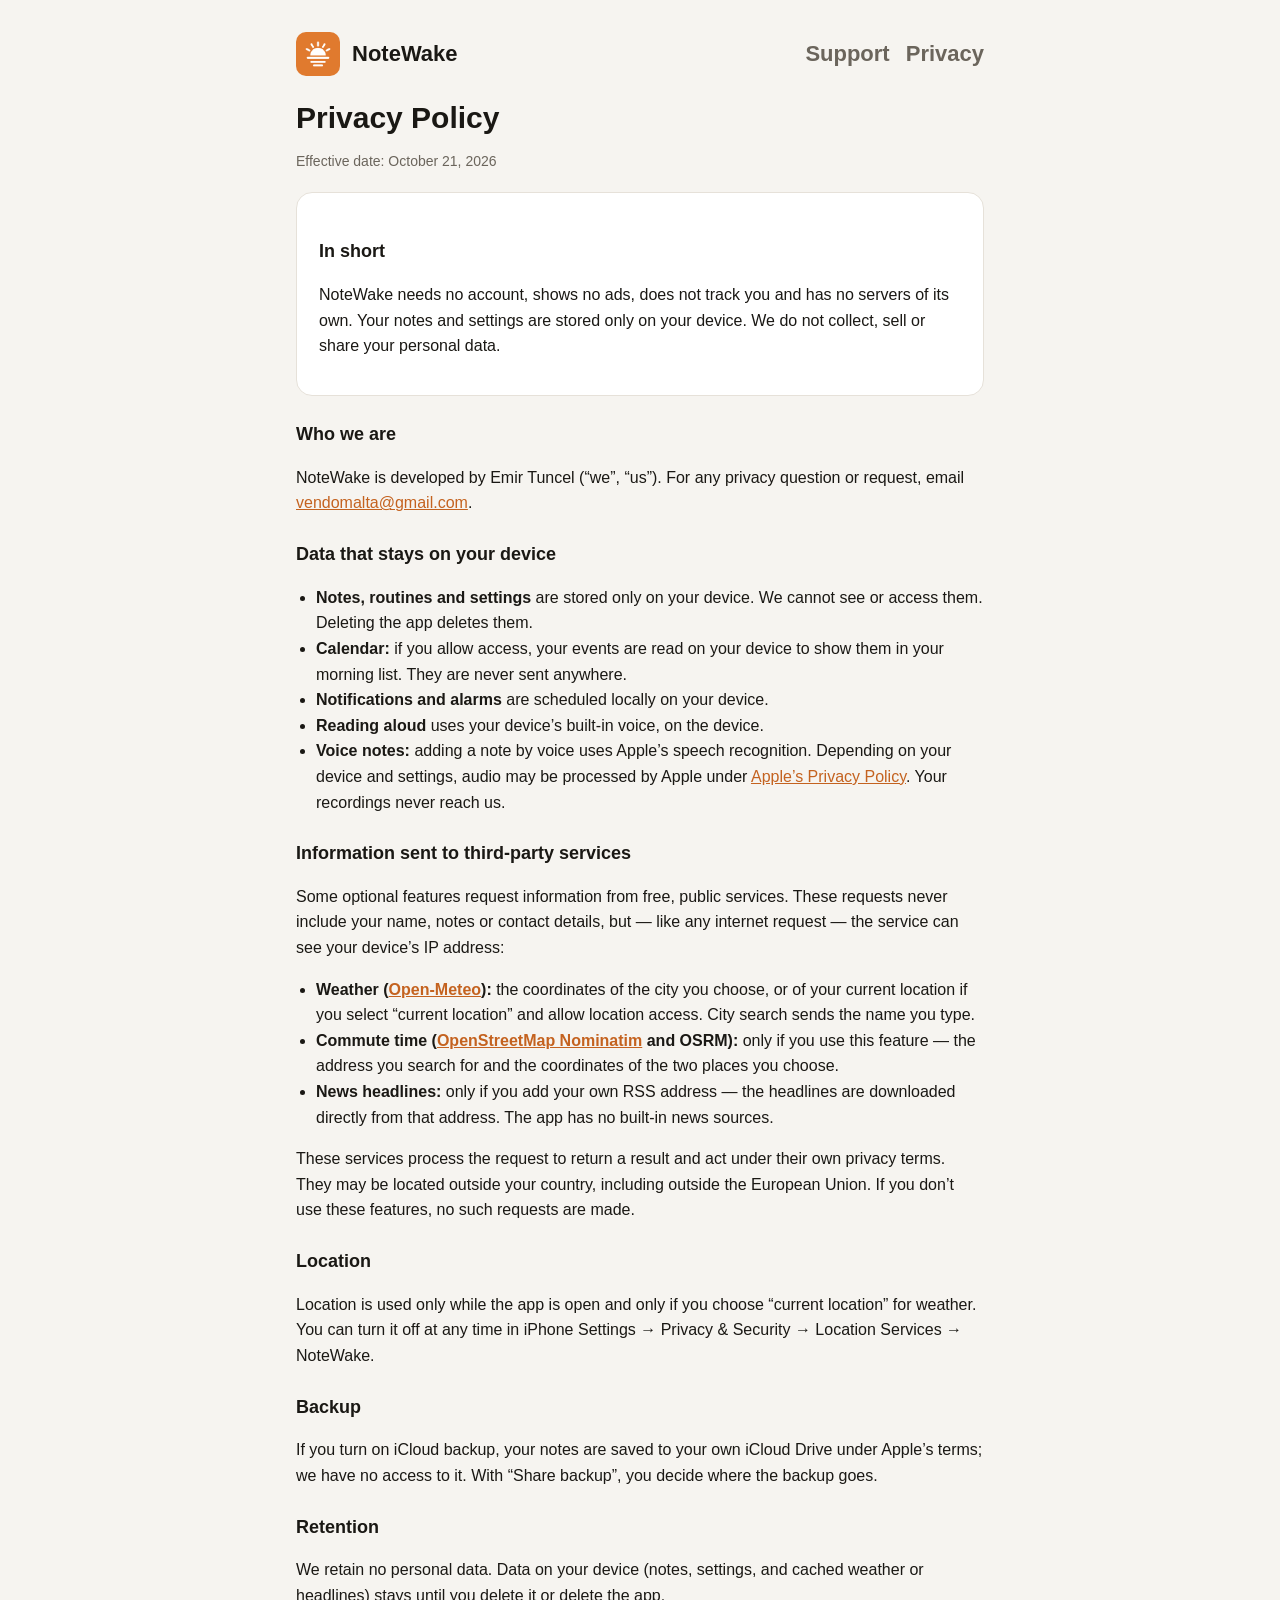
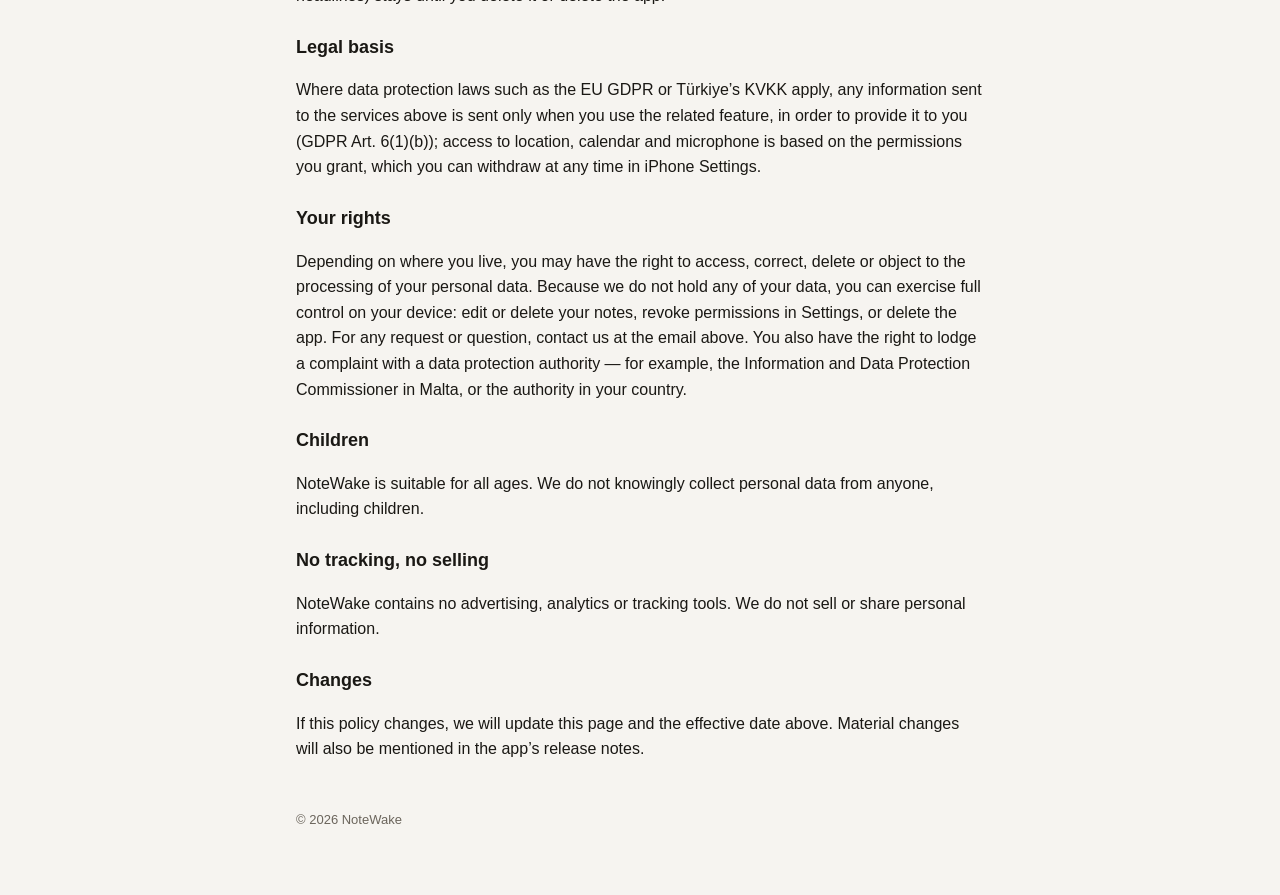
<file: privacy.html>
<!doctype html>
<html lang="en">
<head>
<meta charset="utf-8">
<meta name="viewport" content="width=device-width, initial-scale=1">
<title>NoteWake – Privacy Policy</title>
<link rel="icon" href="favicon.png">
<link rel="stylesheet" href="style.css">
</head>
<body>
<div class="wrap">
  <header>
    <img src="logo.png" alt="">
    <a href="./">NoteWake</a>
    <nav><a href="./">Support</a><a href="privacy.html">Privacy</a></nav>
  </header>

  <section id="en" lang="en">
    <h1>Privacy Policy</h1>
    <p class="muted">Effective date: October 21, 2026</p>

    <div class="card">
      <h2>In short</h2>
      <p>NoteWake needs no account, shows no ads, does not track you and has no servers of its own. Your notes and settings are stored only on your device. We do not collect, sell or share your personal data.</p>
    </div>

    <h2>Who we are</h2>
    <p>NoteWake is developed by Emir Tuncel (“we”, “us”). For any privacy question or request, email <a href="mailto:vendomalta@gmail.com">vendomalta@gmail.com</a>.</p>

    <h2>Data that stays on your device</h2>
    <ul>
      <li><strong>Notes, routines and settings</strong> are stored only on your device. We cannot see or access them. Deleting the app deletes them.</li>
      <li><strong>Calendar:</strong> if you allow access, your events are read on your device to show them in your morning list. They are never sent anywhere.</li>
      <li><strong>Notifications and alarms</strong> are scheduled locally on your device.</li>
      <li><strong>Reading aloud</strong> uses your device’s built-in voice, on the device.</li>
      <li><strong>Voice notes:</strong> adding a note by voice uses Apple’s speech recognition. Depending on your device and settings, audio may be processed by Apple under <a href="https://www.apple.com/legal/privacy/">Apple’s Privacy Policy</a>. Your recordings never reach us.</li>
    </ul>

    <h2>Information sent to third-party services</h2>
    <p>Some optional features request information from free, public services. These requests never include your name, notes or contact details, but — like any internet request — the service can see your device’s IP address:</p>
    <ul>
      <li><strong>Weather (<a href="https://open-meteo.com/en/terms">Open-Meteo</a>):</strong> the coordinates of the city you choose, or of your current location if you select “current location” and allow location access. City search sends the name you type.</li>
      <li><strong>Commute time (<a href="https://osmfoundation.org/wiki/Privacy_Policy">OpenStreetMap Nominatim</a> and OSRM):</strong> only if you use this feature — the address you search for and the coordinates of the two places you choose.</li>
      <li><strong>News headlines:</strong> only if you add your own RSS address — the headlines are downloaded directly from that address. The app has no built-in news sources.</li>
    </ul>
    <p>These services process the request to return a result and act under their own privacy terms. They may be located outside your country, including outside the European Union. If you don’t use these features, no such requests are made.</p>

    <h2>Location</h2>
    <p>Location is used only while the app is open and only if you choose “current location” for weather. You can turn it off at any time in iPhone Settings → Privacy &amp; Security → Location Services → NoteWake.</p>

    <h2>Backup</h2>
    <p>If you turn on iCloud backup, your notes are saved to your own iCloud Drive under Apple’s terms; we have no access to it. With “Share backup”, you decide where the backup goes.</p>

    <h2>Retention</h2>
    <p>We retain no personal data. Data on your device (notes, settings, and cached weather or headlines) stays until you delete it or delete the app.</p>

    <h2>Legal basis</h2>
    <p>Where data protection laws such as the EU GDPR or Türkiye’s KVKK apply, any information sent to the services above is sent only when you use the related feature, in order to provide it to you (GDPR Art. 6(1)(b)); access to location, calendar and microphone is based on the permissions you grant, which you can withdraw at any time in iPhone Settings.</p>

    <h2>Your rights</h2>
    <p>Depending on where you live, you may have the right to access, correct, delete or object to the processing of your personal data. Because we do not hold any of your data, you can exercise full control on your device: edit or delete your notes, revoke permissions in Settings, or delete the app. For any request or question, contact us at the email above. You also have the right to lodge a complaint with a data protection authority — for example, the Information and Data Protection Commissioner in Malta, or the authority in your country.</p>

    <h2>Children</h2>
    <p>NoteWake is suitable for all ages. We do not knowingly collect personal data from anyone, including children.</p>

    <h2>No tracking, no selling</h2>
    <p>NoteWake contains no advertising, analytics or tracking tools. We do not sell or share personal information.</p>

    <h2>Changes</h2>
    <p>If this policy changes, we will update this page and the effective date above. Material changes will also be mentioned in the app’s release notes.</p>
  </section>

  <footer>© 2026 NoteWake</footer>
</div>
</body>
</html>
</file>
<file: style.css>
:root {
  --bg: #f6f4f0;
  --card: #ffffff;
  --text: #1a1814;
  --muted: #6b655c;
  --brand: #c4621f;
  --line: #e6e1d9;
}
@media (prefers-color-scheme: dark) {
  :root {
    --bg: #0f0e0d;
    --card: #1a1917;
    --text: #f3f0eb;
    --muted: #a7a097;
    --brand: #f0954d;
    --line: #2f2c28;
  }
}
* { box-sizing: border-box; }
body {
  margin: 0;
  background: var(--bg);
  color: var(--text);
  font: 16px/1.6 -apple-system, BlinkMacSystemFont, "Segoe UI", Roboto, sans-serif;
}
.wrap { max-width: 720px; margin: 0 auto; padding: 32px 16px 64px; }
header { display: flex; align-items: center; gap: 12px; margin-bottom: 24px; flex-wrap: wrap; }
header img { width: 44px; height: 44px; border-radius: 10px; }
header a { color: inherit; text-decoration: none; font-weight: 700; font-size: 22px; }
nav { margin-left: auto; display: flex; gap: 16px; font-size: 14px; }
nav a { color: var(--muted); text-decoration: none; }
nav a:hover { color: var(--brand); }
h1 { font-size: 30px; line-height: 1.2; margin: 8px 0 4px; }
h2 { font-size: 18px; margin: 24px 0 6px; }
.muted { color: var(--muted); font-size: 14px; }
.card { background: var(--card); border: 1px solid var(--line); border-radius: 16px; padding: 20px 22px; margin: 20px 0; }
a { color: var(--brand); }
ul { padding-left: 20px; }
hr { border: 0; border-top: 1px solid var(--line); margin: 48px 0; }
footer { margin-top: 48px; font-size: 13px; color: var(--muted); }
</file>
